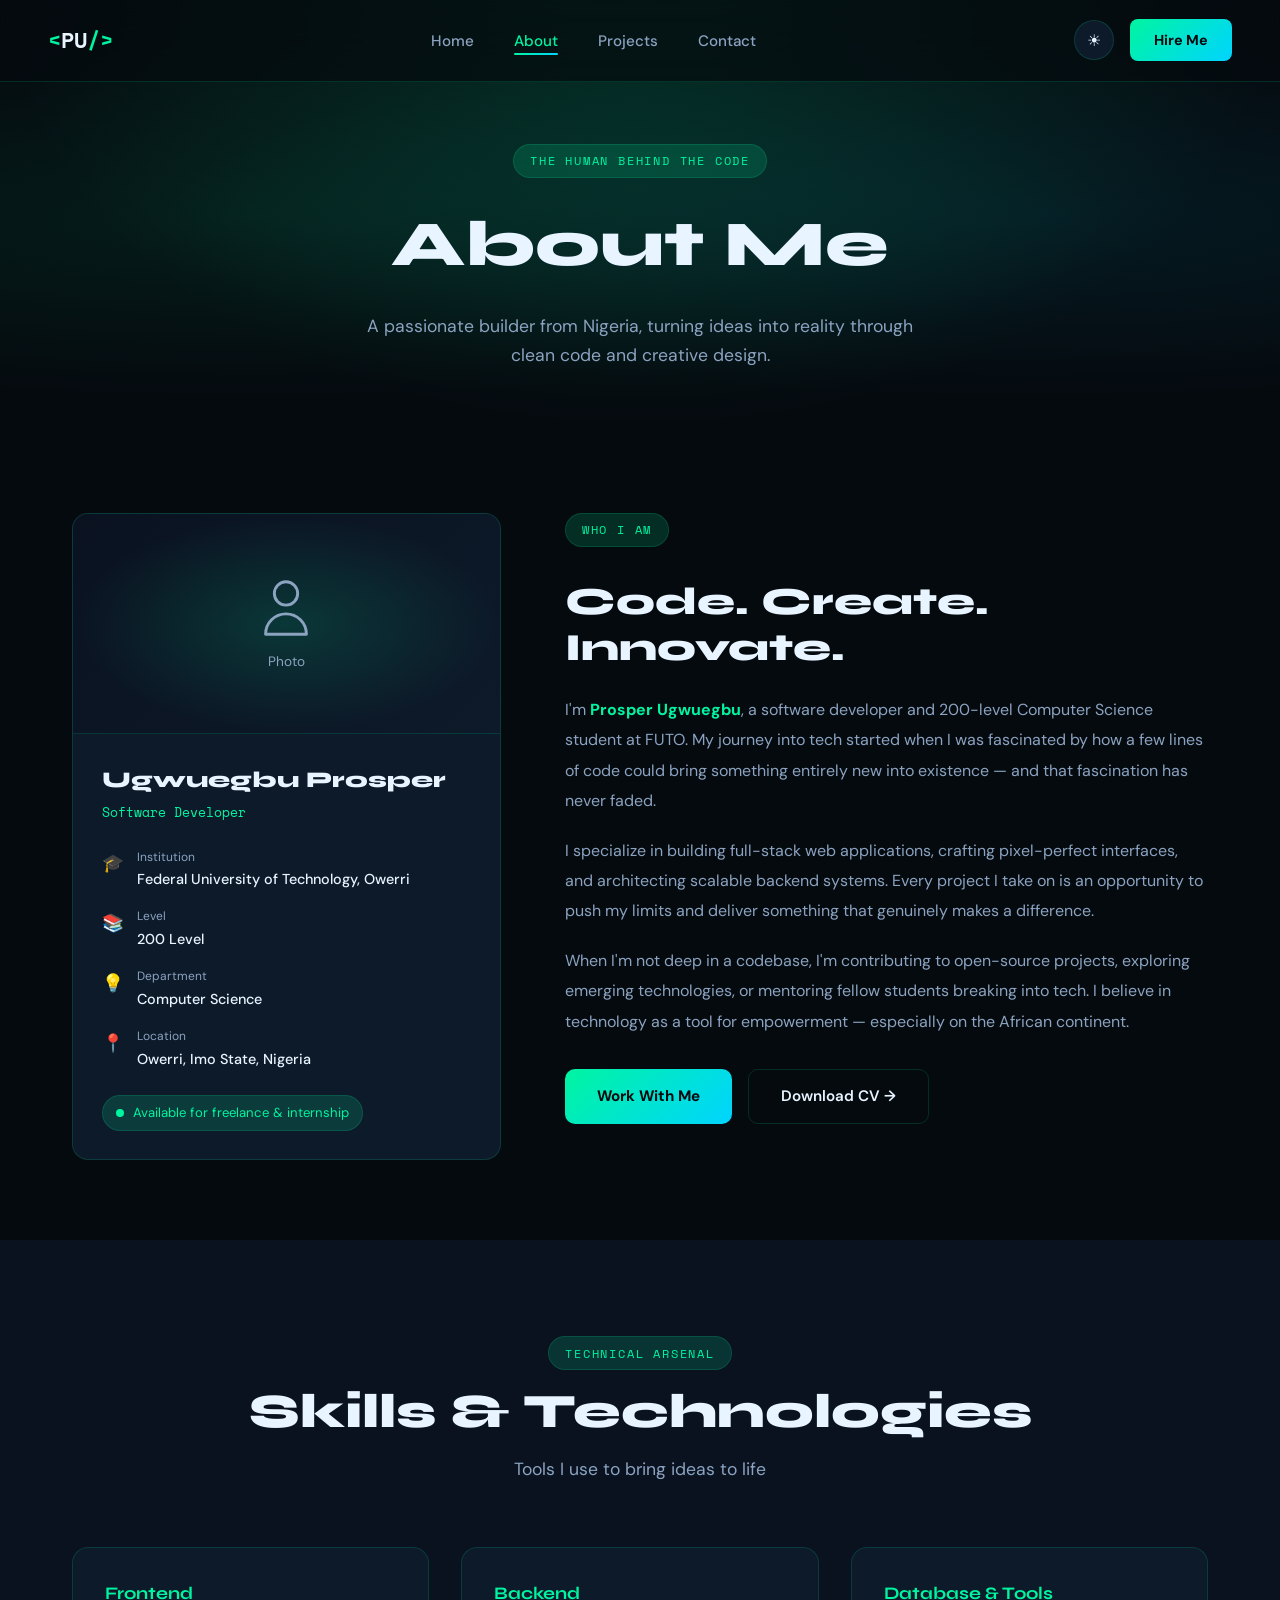
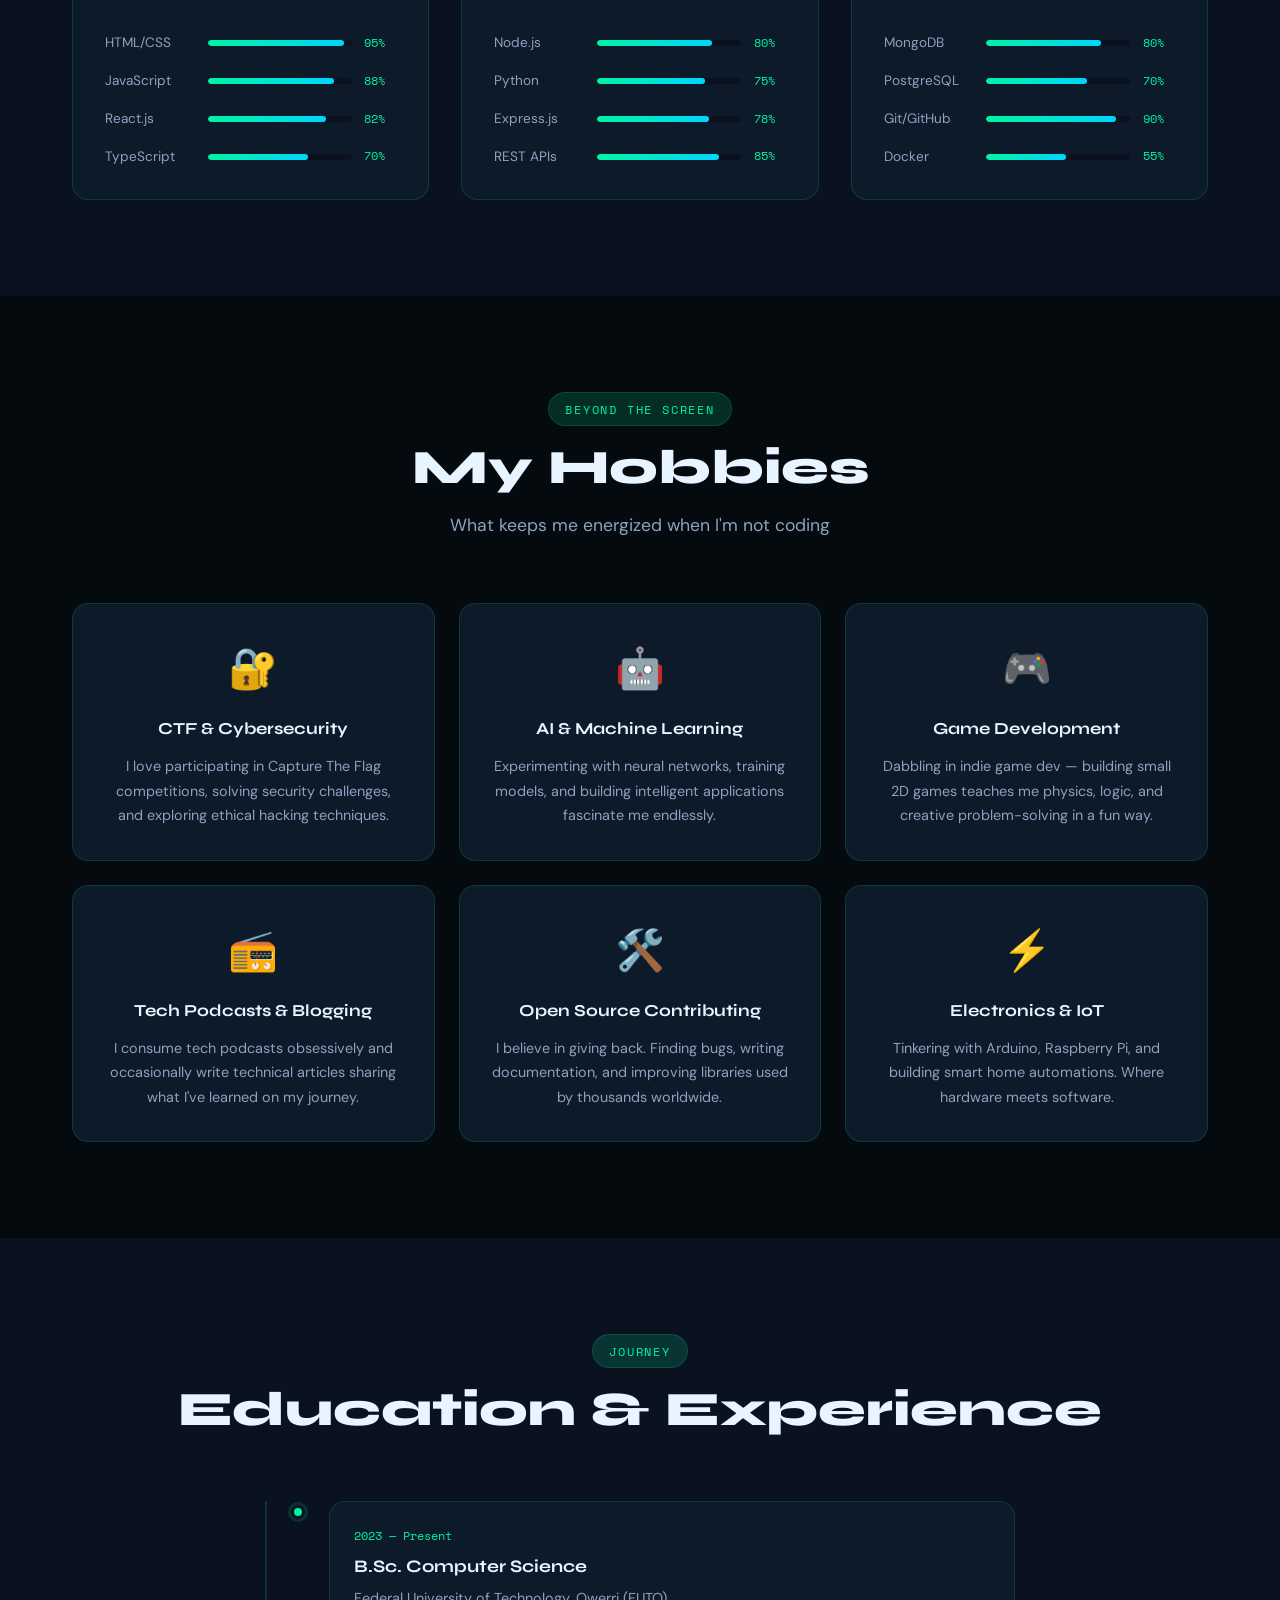
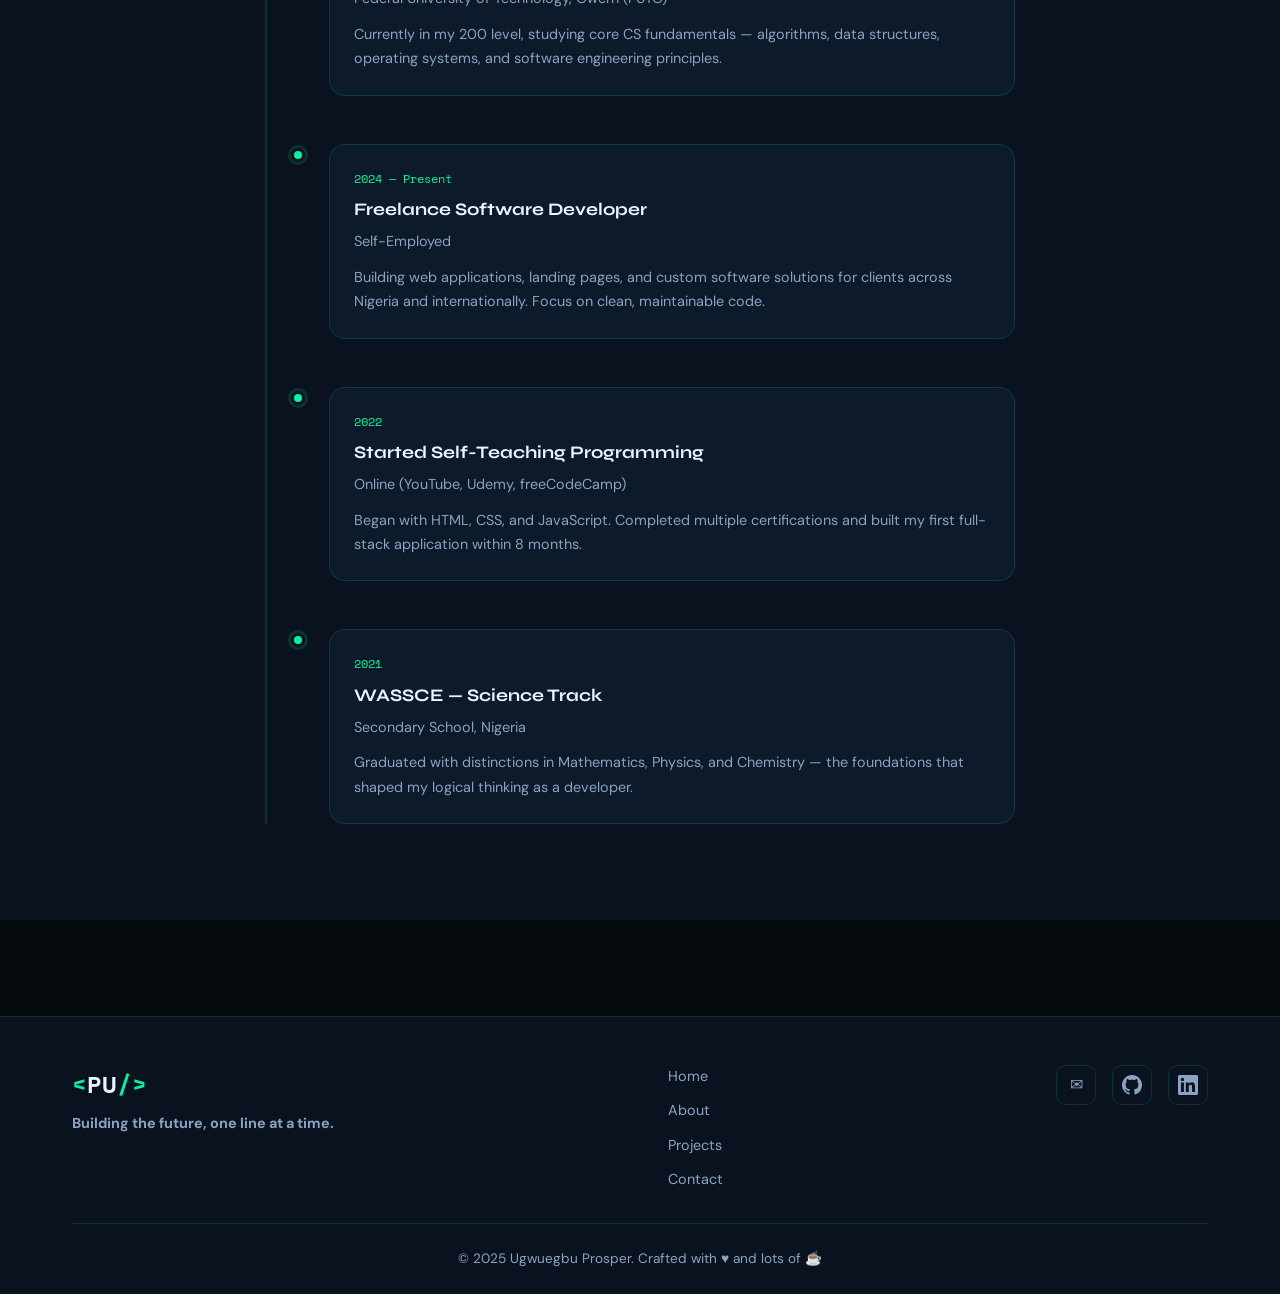
<file: port/pages/about.html>
<!DOCTYPE html>
<html lang="en" data-theme="dark">
<head>
  <meta charset="UTF-8" />
  <meta name="viewport" content="width=device-width, initial-scale=1.0"/>
  <title>About | Prosper Ugwuegbu</title>
  <link rel="preconnect" href="https://fonts.googleapis.com"/>
  <link href="https://fonts.googleapis.com/css2?family=Space+Mono:wght@400;700&family=Syne:wght@400;700;800&family=DM+Sans:wght@300;400;500&display=swap" rel="stylesheet"/>
  <link rel="stylesheet" href="../css/global.css"/>
  <link rel="stylesheet" href="../css/about.css"/>
</head>
<body>

  <nav class="navbar" id="navbar">
    <div class="nav-logo"><a href="../index.html"><span class="logo-bracket">&lt;</span>PU<span class="logo-bracket">/&gt;</span></a></div>
    <ul class="nav-links">
      <li><a href="../index.html" class="nav-link">Home</a></li>
      <li><a href="about.html" class="nav-link active">About</a></li>
      <li><a href="projects.html" class="nav-link">Projects</a></li>
      <li><a href="contact.html" class="nav-link">Contact</a></li>
    </ul>
    <div class="nav-right">
      <button class="theme-toggle" id="themeToggle" title="Toggle theme"><span class="theme-icon">☀</span></button>
      <a href="contact.html" class="nav-cta">Hire Me</a>
    </div>
    <button class="hamburger" id="hamburger"><span></span><span></span><span></span></button>
  </nav>
  <div class="mobile-menu" id="mobileMenu">
    <a href="../index.html">Home</a>
    <a href="about.html">About</a>
    <a href="projects.html">Projects</a>
    <a href="contact.html">Contact</a>
  </div>

  <!-- Page Hero -->
  <section class="page-hero about-hero">
    <div class="about-hero-bg"></div>
    <div class="about-hero-content">
      <span class="section-tag">The Human Behind the Code</span>
      <h1>About Me</h1>
      <p>A passionate builder from Nigeria, turning ideas into reality through clean code and creative design.</p>
    </div>
  </section>

  <!-- About Main -->
  <section class="about-main">
    <div class="container">
      <div class="about-grid">
        <!-- Profile Card -->
        <div class="profile-card reveal">
          <div class="profile-card-img">
            <div class="about-photo-placeholder">
              <svg width="70" height="70" fill="none" viewBox="0 0 24 24" stroke="currentColor"><path stroke-linecap="round" stroke-linejoin="round" stroke-width="1" d="M16 7a4 4 0 11-8 0 4 4 0 018 0zM12 14a7 7 0 00-7 7h14a7 7 0 00-7-7z"/></svg>
              <span>Photo</span>
            </div>
          </div>
          <div class="profile-card-info">
            <h2>Ugwuegbu Prosper</h2>
            <p class="profile-role">Software Developer</p>
            <div class="profile-details">
              <div class="detail-item">
                <span class="detail-icon">🎓</span>
                <div>
                  <span class="detail-label">Institution</span>
                  <span class="detail-value">Federal University of Technology, Owerri</span>
                </div>
              </div>
              <div class="detail-item">
                <span class="detail-icon">📚</span>
                <div>
                  <span class="detail-label">Level</span>
                  <span class="detail-value">200 Level</span>
                </div>
              </div>
              <div class="detail-item">
                <span class="detail-icon">💡</span>
                <div>
                  <span class="detail-label">Department</span>
                  <span class="detail-value">Computer Science</span>
                </div>
              </div>
              <div class="detail-item">
                <span class="detail-icon">📍</span>
                <div>
                  <span class="detail-label">Location</span>
                  <span class="detail-value">Owerri, Imo State, Nigeria</span>
                </div>
              </div>
            </div>
            <div class="profile-availability">
              <span class="avail-dot"></span>
              Available for freelance & internship
            </div>
          </div>
        </div>

        <!-- Bio Section -->
        <div class="bio-section reveal">
          <span class="section-tag">Who I Am</span>
          <h2>Code. Create. Innovate.</h2>
          <p>I'm <strong>Prosper Ugwuegbu</strong>, a software developer and 200-level Computer Science student at FUTO. My journey into tech started when I was fascinated by how a few lines of code could bring something entirely new into existence — and that fascination has never faded.</p>
          <p>I specialize in building full-stack web applications, crafting pixel-perfect interfaces, and architecting scalable backend systems. Every project I take on is an opportunity to push my limits and deliver something that genuinely makes a difference.</p>
          <p>When I'm not deep in a codebase, I'm contributing to open-source projects, exploring emerging technologies, or mentoring fellow students breaking into tech. I believe in technology as a tool for empowerment — especially on the African continent.</p>
          <div class="bio-actions">
            <a href="contact.html" class="btn-primary">Work With Me</a>
            <a href="../resume.pdf" class="btn-outline" target="_blank">Download CV →</a>
          </div>
        </div>
      </div>
    </div>
  </section>

  <!-- Skills Section -->
  <section class="skills-section">
    <div class="container">
      <div class="section-header">
        <span class="section-tag">Technical Arsenal</span>
        <h2>Skills & Technologies</h2>
        <p>Tools I use to bring ideas to life</p>
      </div>
      <div class="skills-grid">
        <div class="skill-group reveal">
          <h3>Frontend</h3>
          <div class="skill-bars">
            <div class="skill-bar-item"><span>HTML/CSS</span><div class="bar"><div class="fill" style="--w:95%"></div></div><span class="pct">95%</span></div>
            <div class="skill-bar-item"><span>JavaScript</span><div class="bar"><div class="fill" style="--w:88%"></div></div><span class="pct">88%</span></div>
            <div class="skill-bar-item"><span>React.js</span><div class="bar"><div class="fill" style="--w:82%"></div></div><span class="pct">82%</span></div>
            <div class="skill-bar-item"><span>TypeScript</span><div class="bar"><div class="fill" style="--w:70%"></div></div><span class="pct">70%</span></div>
          </div>
        </div>
        <div class="skill-group reveal">
          <h3>Backend</h3>
          <div class="skill-bars">
            <div class="skill-bar-item"><span>Node.js</span><div class="bar"><div class="fill" style="--w:80%"></div></div><span class="pct">80%</span></div>
            <div class="skill-bar-item"><span>Python</span><div class="bar"><div class="fill" style="--w:75%"></div></div><span class="pct">75%</span></div>
            <div class="skill-bar-item"><span>Express.js</span><div class="bar"><div class="fill" style="--w:78%"></div></div><span class="pct">78%</span></div>
            <div class="skill-bar-item"><span>REST APIs</span><div class="bar"><div class="fill" style="--w:85%"></div></div><span class="pct">85%</span></div>
          </div>
        </div>
        <div class="skill-group reveal">
          <h3>Database & Tools</h3>
          <div class="skill-bars">
            <div class="skill-bar-item"><span>MongoDB</span><div class="bar"><div class="fill" style="--w:80%"></div></div><span class="pct">80%</span></div>
            <div class="skill-bar-item"><span>PostgreSQL</span><div class="bar"><div class="fill" style="--w:70%"></div></div><span class="pct">70%</span></div>
            <div class="skill-bar-item"><span>Git/GitHub</span><div class="bar"><div class="fill" style="--w:90%"></div></div><span class="pct">90%</span></div>
            <div class="skill-bar-item"><span>Docker</span><div class="bar"><div class="fill" style="--w:55%"></div></div><span class="pct">55%</span></div>
          </div>
        </div>
      </div>
    </div>
  </section>

  <!-- Hobbies Section -->
  <section class="hobbies-section">
    <div class="container">
      <div class="section-header">
        <span class="section-tag">Beyond the Screen</span>
        <h2>My Hobbies</h2>
        <p>What keeps me energized when I'm not coding</p>
      </div>
      <div class="hobbies-grid">
        <div class="hobby-card reveal">
          <div class="hobby-emoji">🔐</div>
          <h3>CTF & Cybersecurity</h3>
          <p>I love participating in Capture The Flag competitions, solving security challenges, and exploring ethical hacking techniques.</p>
        </div>
        <div class="hobby-card reveal">
          <div class="hobby-emoji">🤖</div>
          <h3>AI & Machine Learning</h3>
          <p>Experimenting with neural networks, training models, and building intelligent applications fascinate me endlessly.</p>
        </div>
        <div class="hobby-card reveal">
          <div class="hobby-emoji">🎮</div>
          <h3>Game Development</h3>
          <p>Dabbling in indie game dev — building small 2D games teaches me physics, logic, and creative problem-solving in a fun way.</p>
        </div>
        <div class="hobby-card reveal">
          <div class="hobby-emoji">📻</div>
          <h3>Tech Podcasts & Blogging</h3>
          <p>I consume tech podcasts obsessively and occasionally write technical articles sharing what I've learned on my journey.</p>
        </div>
        <div class="hobby-card reveal">
          <div class="hobby-emoji">🛠️</div>
          <h3>Open Source Contributing</h3>
          <p>I believe in giving back. Finding bugs, writing documentation, and improving libraries used by thousands worldwide.</p>
        </div>
        <div class="hobby-card reveal">
          <div class="hobby-emoji">⚡</div>
          <h3>Electronics & IoT</h3>
          <p>Tinkering with Arduino, Raspberry Pi, and building smart home automations. Where hardware meets software.</p>
        </div>
      </div>
    </div>
  </section>

  <!-- Education & Timeline -->
  <section class="timeline-section">
    <div class="container">
      <div class="section-header">
        <span class="section-tag">Journey</span>
        <h2>Education & Experience</h2>
      </div>
      <div class="timeline">
        <div class="timeline-item reveal">
          <div class="timeline-dot"></div>
          <div class="timeline-content">
            <span class="timeline-date">2023 — Present</span>
            <h3>B.Sc. Computer Science</h3>
            <p class="timeline-org">Federal University of Technology, Owerri (FUTO)</p>
            <p>Currently in my 200 level, studying core CS fundamentals — algorithms, data structures, operating systems, and software engineering principles.</p>
          </div>
        </div>
        <div class="timeline-item reveal">
          <div class="timeline-dot"></div>
          <div class="timeline-content">
            <span class="timeline-date">2024 — Present</span>
            <h3>Freelance Software Developer</h3>
            <p class="timeline-org">Self-Employed</p>
            <p>Building web applications, landing pages, and custom software solutions for clients across Nigeria and internationally. Focus on clean, maintainable code.</p>
          </div>
        </div>
        <div class="timeline-item reveal">
          <div class="timeline-dot"></div>
          <div class="timeline-content">
            <span class="timeline-date">2022</span>
            <h3>Started Self-Teaching Programming</h3>
            <p class="timeline-org">Online (YouTube, Udemy, freeCodeCamp)</p>
            <p>Began with HTML, CSS, and JavaScript. Completed multiple certifications and built my first full-stack application within 8 months.</p>
          </div>
        </div>
        <div class="timeline-item reveal">
          <div class="timeline-dot"></div>
          <div class="timeline-content">
            <span class="timeline-date">2021</span>
            <h3>WASSCE — Science Track</h3>
            <p class="timeline-org">Secondary School, Nigeria</p>
            <p>Graduated with distinctions in Mathematics, Physics, and Chemistry — the foundations that shaped my logical thinking as a developer.</p>
          </div>
        </div>
      </div>
    </div>
  </section>

  <footer class="footer">
    <div class="container">
      <div class="footer-inner">
        <div class="footer-logo">
          <span class="logo-bracket">&lt;</span>PU<span class="logo-bracket">/&gt;</span>
          <p>Building the future, one line at a time.</p>
        </div>
        <div class="footer-links">
          <a href="../index.html">Home</a>
          <a href="about.html">About</a>
          <a href="projects.html">Projects</a>
          <a href="contact.html">Contact</a>
        </div>
        <div class="footer-socials">
          <a href="mailto:prosper.ugwuegbu@gmail.com">✉</a>
          <a href="https://github.com" target="_blank"><svg width="20" height="20" viewBox="0 0 24 24" fill="currentColor"><path d="M12 0C5.37 0 0 5.37 0 12c0 5.31 3.435 9.795 8.205 11.385.6.105.825-.255.825-.57 0-.285-.015-1.23-.015-2.235-3.015.555-3.795-.735-4.035-1.41-.135-.345-.72-1.41-1.23-1.695-.42-.225-1.02-.78-.015-.795.945-.015 1.62.87 1.845 1.23 1.08 1.815 2.805 1.305 3.495.99.105-.78.42-1.305.765-1.605-2.67-.3-5.46-1.335-5.46-5.925 0-1.305.465-2.385 1.23-3.225-.12-.3-.54-1.53.12-3.18 0 0 1.005-.315 3.3 1.23.96-.27 1.98-.405 3-.405s2.04.135 3 .405c2.295-1.56 3.3-1.23 3.3-1.23.66 1.65.24 2.88.12 3.18.765.84 1.23 1.905 1.23 3.225 0 4.605-2.805 5.625-5.475 5.925.435.375.81 1.095.81 2.22 0 1.605-.015 2.895-.015 3.3 0 .315.225.69.825.57A12.02 12.02 0 0024 12c0-6.63-5.37-12-12-12z"/></svg></a>
          <a href="https://linkedin.com" target="_blank"><svg width="20" height="20" viewBox="0 0 24 24" fill="currentColor"><path d="M20.447 20.452h-3.554v-5.569c0-1.328-.027-3.037-1.852-3.037-1.853 0-2.136 1.445-2.136 2.939v5.667H9.351V9h3.414v1.561h.046c.477-.9 1.637-1.85 3.37-1.85 3.601 0 4.267 2.37 4.267 5.455v6.286zM5.337 7.433a2.062 2.062 0 01-2.063-2.065 2.064 2.064 0 112.063 2.065zm1.782 13.019H3.555V9h3.564v11.452zM22.225 0H1.771C.792 0 0 .774 0 1.729v20.542C0 23.227.792 24 1.771 24h20.451C23.2 24 24 23.227 24 22.271V1.729C24 .774 23.2 0 22.222 0h.003z"/></svg></a>
        </div>
      </div>
      <div class="footer-bottom"><p>© 2025 Ugwuegbu Prosper. Crafted with ♥ and lots of ☕</p></div>
    </div>
  </footer>

  <script src="../js/theme.js"></script>
  <script src="../js/about.js"></script>
</body>
</html>
</file>
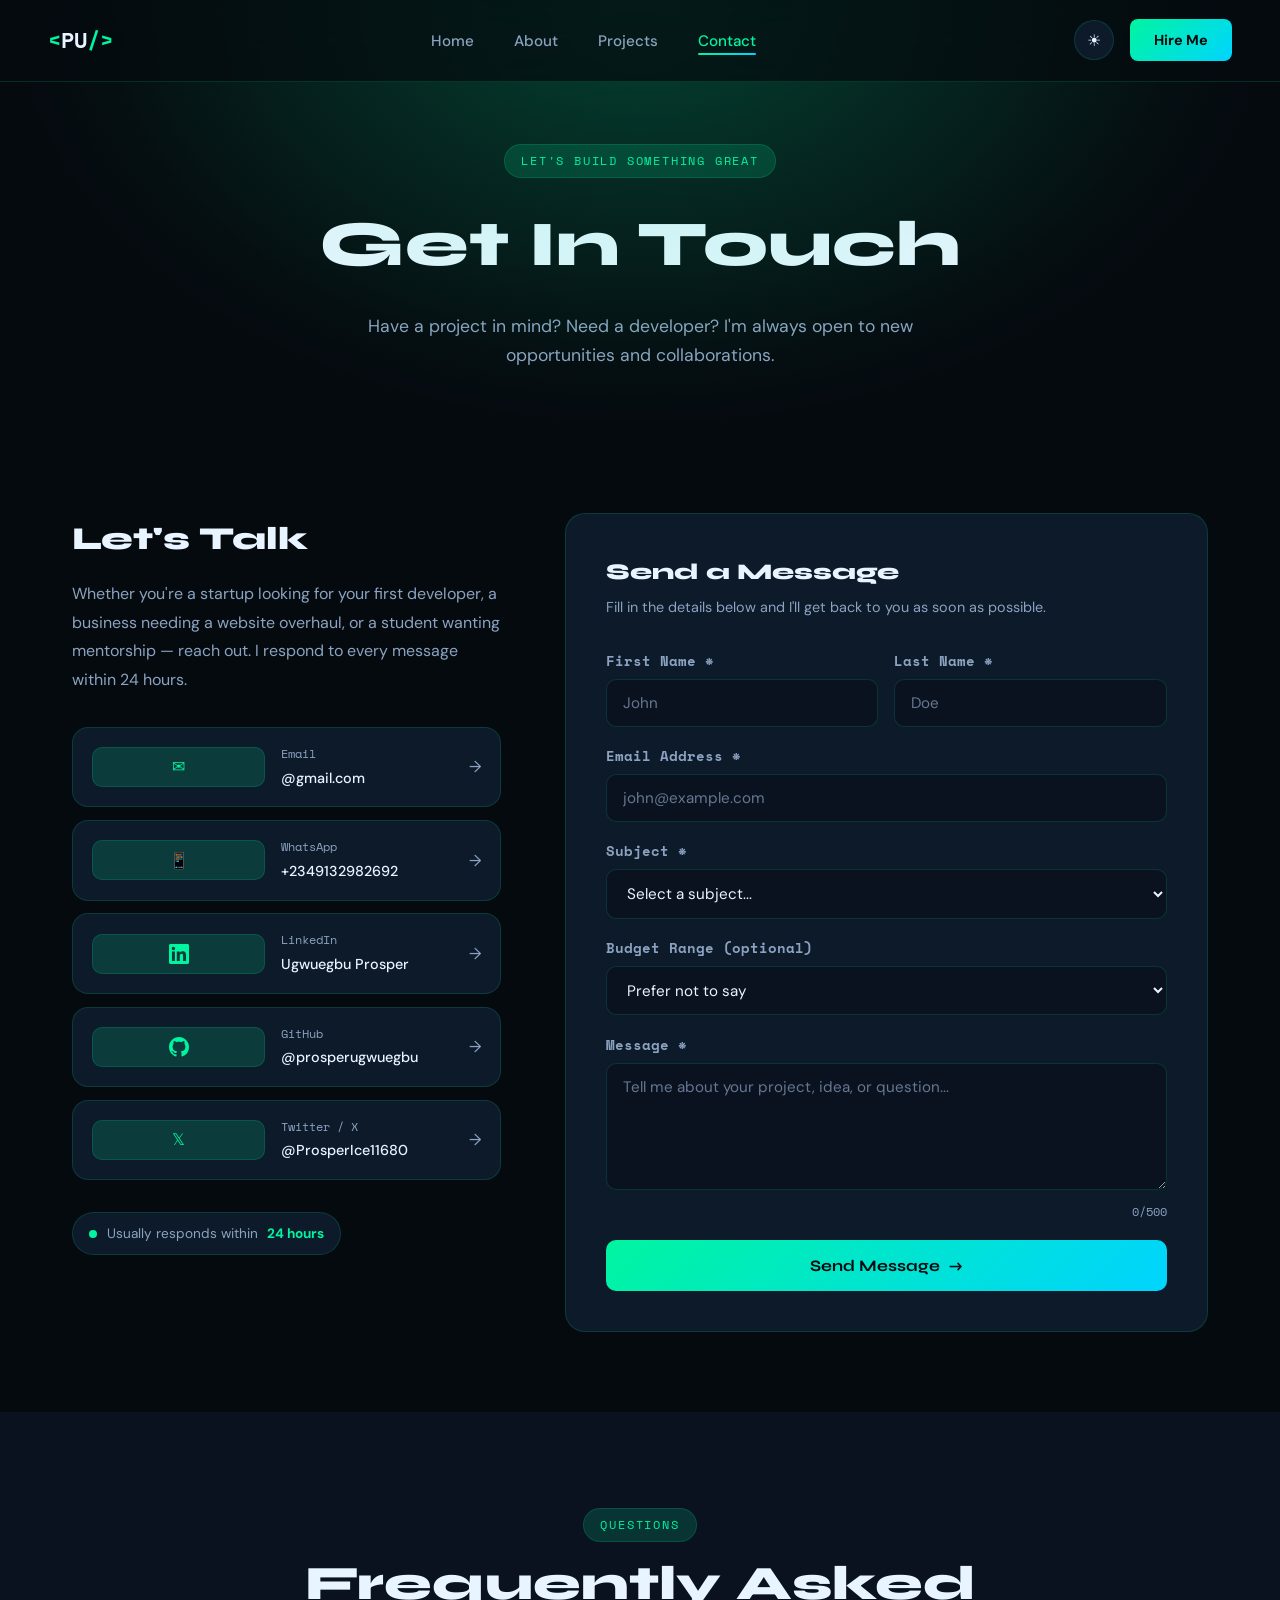
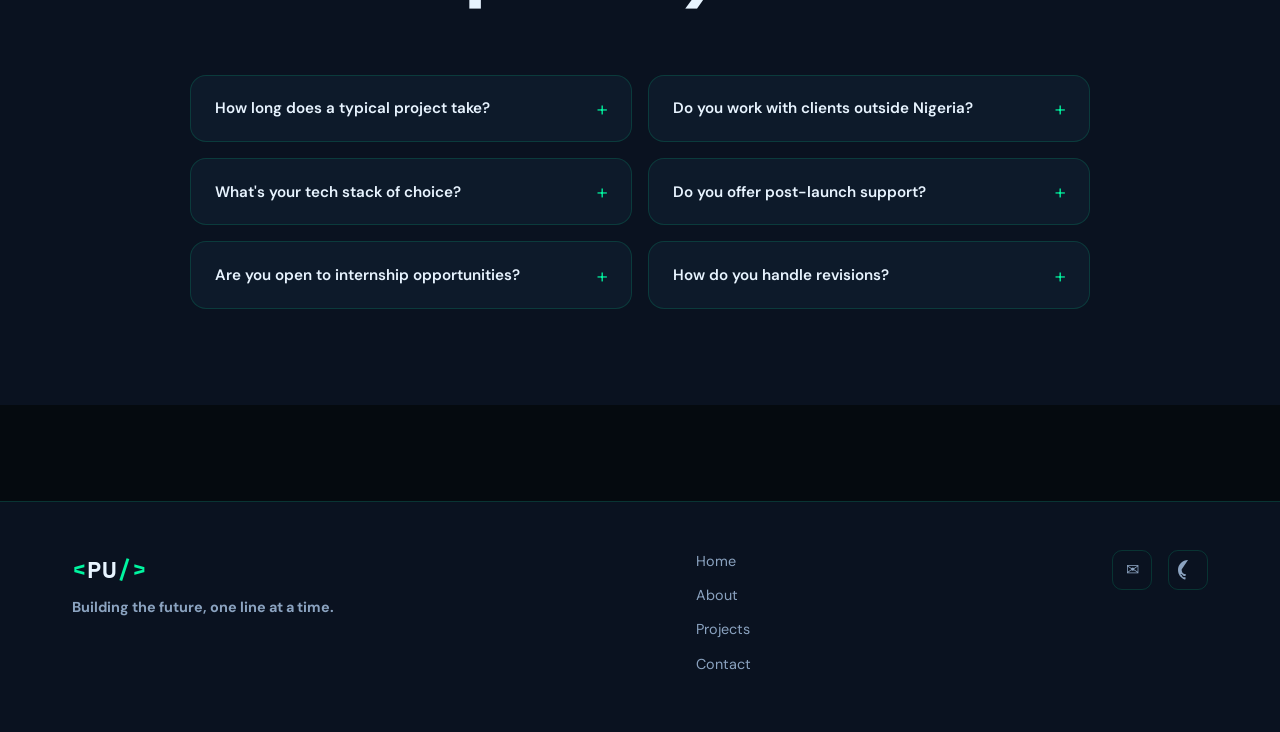
<file: port/pages/contact.html>
<!DOCTYPE html>
<html lang="en" data-theme="dark">
<head>
  <meta charset="UTF-8"/>
  <meta name="viewport" content="width=device-width, initial-scale=1.0"/>
  <title>Contact | Prosper Ugwuegbu</title>
  <link rel="preconnect" href="https://fonts.googleapis.com"/>
  <link href="https://fonts.googleapis.com/css2?family=Space+Mono:wght@400;700&family=Syne:wght@400;700;800&family=DM+Sans:wght@300;400;500&display=swap" rel="stylesheet"/>
  <link rel="stylesheet" href="../css/global.css"/>
  <link rel="stylesheet" href="../css/contact.css"/>
</head>
<body>
  <nav class="navbar" id="navbar">
    <div class="nav-logo"><a href="../index.html"><span class="logo-bracket">&lt;</span>PU<span class="logo-bracket">/&gt;</span></a></div>
    <ul class="nav-links">
      <li><a href="../index.html" class="nav-link">Home</a></li>
      <li><a href="about.html" class="nav-link">About</a></li>
      <li><a href="projects.html" class="nav-link">Projects</a></li>
      <li><a href="contact.html" class="nav-link active">Contact</a></li>
    </ul>
    <div class="nav-right">
      <button class="theme-toggle" id="themeToggle" title="Toggle theme"><span class="theme-icon">☀</span></button>
      <a href="contact.html" class="nav-cta">Hire Me</a>
    </div>
    <button class="hamburger" id="hamburger"><span></span><span></span><span></span></button>
  </nav>
  <div class="mobile-menu" id="mobileMenu">
    <a href="../index.html">Home</a>
    <a href="about.html">About</a>
    <a href="projects.html">Projects</a>
    <a href="contact.html">Contact</a>
  </div>

  <!-- Hero -->
  <section class="page-hero contact-hero">
    <div class="contact-hero-bg"></div>
    <div>
      <span class="section-tag">Let's Build Something Great</span>
      <h1>Get In Touch</h1>
      <p>Have a project in mind? Need a developer? I'm always open to new opportunities and collaborations.</p>
    </div>
  </section>

  <!-- Contact Main -->
  <section class="contact-main">
    <div class="container">
      <div class="contact-grid">

        <!-- Contact Info -->
        <div class="contact-info">
          <h2>Let's Talk</h2>
          <p>Whether you're a startup looking for your first developer, a business needing a website overhaul, or a student wanting mentorship — reach out. I respond to every message within 24 hours.</p>

          <div class="contact-methods">
            <a href="mailto:ugwuegbuprosper4@gmail.com" class="contact-method">
              <div class="contact-method-icon">✉</div>
              <div>
                <span class="method-label">Email</span>
                <span class="method-value">@gmail.com</span>
              </div>
              <span class="method-arrow">→</span>
            </a>
            <a href="https://wa.me/2349132982692" target="_blank" class="contact-method">
              <div class="contact-method-icon">📱</div>
              <div>
                <span class="method-label">WhatsApp</span>
                <span class="method-value">+2349132982692 </span>
              </div>
              <span class="method-arrow">→</span>
            </a>
            <a href="https://linkedin.com" target="_blank" class="contact-method">
              <div class="contact-method-icon">
                <svg width="20" height="20" viewBox="0 0 24 24" fill="currentColor"><path d="M20.447 20.452h-3.554v-5.569c0-1.328-.027-3.037-1.852-3.037-1.853 0-2.136 1.445-2.136 2.939v5.667H9.351V9h3.414v1.561h.046c.477-.9 1.637-1.85 3.37-1.85 3.601 0 4.267 2.37 4.267 5.455v6.286zM5.337 7.433a2.062 2.062 0 01-2.063-2.065 2.064 2.064 0 112.063 2.065zm1.782 13.019H3.555V9h3.564v11.452zM22.225 0H1.771C.792 0 0 .774 0 1.729v20.542C0 23.227.792 24 1.771 24h20.451C23.2 24 24 23.227 24 22.271V1.729C24 .774 23.2 0 22.222 0h.003z"/></svg>
              </div>
              <div>
                <span class="method-label">LinkedIn</span>
                <span class="method-value">Ugwuegbu Prosper</span>
              </div>
              <span class="method-arrow">→</span>
            </a>
            <a href="https://github.com" target="_blank" class="contact-method">
              <div class="contact-method-icon">
                <svg width="20" height="20" viewBox="0 0 24 24" fill="currentColor"><path d="M12 0C5.37 0 0 5.37 0 12c0 5.31 3.435 9.795 8.205 11.385.6.105.825-.255.825-.57 0-.285-.015-1.23-.015-2.235-3.015.555-3.795-.735-4.035-1.41-.135-.345-.72-1.41-1.23-1.695-.42-.225-1.02-.78-.015-.795.945-.015 1.62.87 1.845 1.23 1.08 1.815 2.805 1.305 3.495.99.105-.78.42-1.305.765-1.605-2.67-.3-5.46-1.335-5.46-5.925 0-1.305.465-2.385 1.23-3.225-.12-.3-.54-1.53.12-3.18 0 0 1.005-.315 3.3 1.23.96-.27 1.98-.405 3-.405s2.04.135 3 .405c2.295-1.56 3.3-1.23 3.3-1.23.66 1.65.24 2.88.12 3.18.765.84 1.23 1.905 1.23 3.225 0 4.605-2.805 5.625-5.475 5.925.435.375.81 1.095.81 2.22 0 1.605-.015 2.895-.015 3.3 0 .315.225.69.825.57A12.02 12.02 0 0024 12c0-6.63-5.37-12-12-12z"/></svg>
              </div>
              <div>
                <span class="method-label">GitHub</span>
                <span class="method-value">@prosperugwuegbu</span>
              </div>
              <span class="method-arrow">→</span>
            </a>
            <a href="https://twitter.com" target="_blank" class="contact-method">
              <div class="contact-method-icon">𝕏</div>
              <div>
                <span class="method-label">Twitter / X</span>
                <span class="method-value">@ProsperIce11680</span>
              </div>
              <span class="method-arrow">→</span>
            </a>
          </div>

          <div class="response-badge">
            <span class="avail-dot"></span>
            Usually responds within <strong>24 hours</strong>
          </div>
        </div>

        <!-- Contact Form -->
        <div class="contact-form-wrap">
          <div class="form-header">
            <h3>Send a Message</h3>
            <p>Fill in the details below and I'll get back to you as soon as possible.</p>
          </div>
          <form class="contact-form" id="contactForm" novalidate>
            <div class="form-row">
              <div class="form-group">
                <label for="firstName">First Name *</label>
                <input type="text" id="firstName" name="firstName" placeholder="John" required/>
                <span class="form-error" id="firstNameError"></span>
              </div>
              <div class="form-group">
                <label for="lastName">Last Name *</label>
                <input type="text" id="lastName" name="lastName" placeholder="Doe" required/>
              </div>
            </div>
            <div class="form-group">
              <label for="email">Email Address *</label>
              <input type="email" id="email" name="email" placeholder="john@example.com" required/>
              <span class="form-error" id="emailError"></span>
            </div>
            <div class="form-group">
              <label for="subject">Subject *</label>
              <select id="subject" name="subject" required>
                <option value="">Select a subject...</option>
                <option value="web-dev">Web Development Project</option>
                <option value="mobile-dev">Mobile App Development</option>
                <option value="api">API / Backend Development</option>
                <option value="design">UI/UX Design</option>
                <option value="consulting">Tech Consulting</option>
                <option value="internship">Internship Opportunity</option>
                <option value="mentorship">Mentorship Request</option>
                <option value="other">Other</option>
              </select>
            </div>
            <div class="form-group">
              <label for="budget">Budget Range (optional)</label>
              <select id="budget" name="budget">
                <option value="">Prefer not to say</option>
                <option value="<50k">Under ₦50,000</option>
                <option value="50-200k">₦50,000 – ₦200,000</option>
                <option value="200-500k">₦200,000 – ₦500,000</option>
                <option value="500k+">₦500,000+</option>
              </select>
            </div>
            <div class="form-group">
              <label for="message">Message *</label>
              <textarea id="message" name="message" rows="5" placeholder="Tell me about your project, idea, or question..." required></textarea>
              <div class="char-count"><span id="charCount">0</span>/500</div>
              <span class="form-error" id="messageError"></span>
            </div>
            <button type="submit" class="submit-btn" id="submitBtn">
              <span class="btn-text">Send Message</span>
              <span class="btn-icon">→</span>
              <div class="btn-loader" style="display:none;">
                <div class="loader-ring"></div>
              </div>
            </button>
          </form>
          <div class="success-msg" id="successMsg" style="display:none;">
            <div class="success-icon">✓</div>
            <h3>Message Sent!</h3>
            <p>Thanks for reaching out. I'll get back to you within 24 hours.</p>
          </div>
        </div>
      </div>
    </div>
  </section>

  <!-- FAQ -->
  <section class="faq-section">
    <div class="container">
      <div class="section-header">
        <span class="section-tag">Questions</span>
        <h2>Frequently Asked</h2>
      </div>
      <div class="faq-grid">
        <div class="faq-item">
          <button class="faq-question">
            <span>How long does a typical project take?</span>
            <span class="faq-arrow">+</span>
          </button>
          <div class="faq-answer">
            <p>It depends on scope. A simple landing page takes 3–5 days. A full-stack web application typically ranges from 2–8 weeks. After our initial conversation, I provide a detailed timeline specific to your project.</p>
          </div>
        </div>
        <div class="faq-item">
          <button class="faq-question">
            <span>Do you work with clients outside Nigeria?</span>
            <span class="faq-arrow">+</span>
          </button>
          <div class="faq-answer">
            <p>Absolutely. I work with clients globally via remote collaboration. I'm comfortable with international payment methods including PayPal, Wise, and cryptocurrency.</p>
          </div>
        </div>
        <div class="faq-item">
          <button class="faq-question">
            <span>What's your tech stack of choice?</span>
            <span class="faq-arrow">+</span>
          </button>
          <div class="faq-answer">
            <p>For most web projects: React on the frontend, Node.js/Express on the backend, and MongoDB or PostgreSQL for the database. However, I adapt to whatever stack best suits the project requirements.</p>
          </div>
        </div>
        <div class="faq-item">
          <button class="faq-question">
            <span>Do you offer post-launch support?</span>
            <span class="faq-arrow">+</span>
          </button>
          <div class="faq-answer">
            <p>Yes. I offer 30 days of free post-launch bug fixes on every project. Extended maintenance plans are also available on a monthly retainer basis.</p>
          </div>
        </div>
        <div class="faq-item">
          <button class="faq-question">
            <span>Are you open to internship opportunities?</span>
            <span class="faq-arrow">+</span>
          </button>
          <div class="faq-answer">
            <p>Yes, I'm actively seeking internship and industrial training opportunities, especially in software development, DevOps, or product engineering roles. Remote-first is preferred.</p>
          </div>
        </div>
        <div class="faq-item">
          <button class="faq-question">
            <span>How do you handle revisions?</span>
            <span class="faq-arrow">+</span>
          </button>
          <div class="faq-answer">
            <p>Every project includes two rounds of revisions at no extra cost. Additional revisions are billed at an hourly rate, which I disclose upfront. Clear communication eliminates most revision cycles.</p>
          </div>
        </div>
      </div>
    </div>
  </section>

  <footer class="footer">
    <div class="container">
      <div class="footer-inner">
        <div class="footer-logo"><span class="logo-bracket">&lt;</span>PU<span class="logo-bracket">/&gt;</span><p>Building the future, one line at a time.</p></div>
        <div class="footer-links">
          <a href="../index.html">Home</a>
          <a href="about.html">About</a>
          <a href="projects.html">Projects</a>
          <a href="contact.html">Contact</a>
        </div>
        <div class="footer-socials">
          <a href="mailto:ugwuegbuprosper4@gmail.com">✉</a>
          <a href="https://github.com" target="_blank"><svg width="20" height="20" viewBox="0 0 24 24" fill="currentColor"><path d="M12 0C5.37 0 0 5.37 0 12c0 5.31 3.435 9.795 8.205 11.385.6.105.825-.255.825-.57 0-.285-.015-1.23-.015-2.235-3.015.555-3.795-.735-4.035-1.41-.135-.345-.72-1.41-1.23-1.695-.42-.225-1.02-.78-.015-.795.945-.015 1.62.87 1.845 1.23 1.08 1.815 2.805 1.305 3.495.99.105-.78.42-1.305.765-1.605-2.67-.3-5.46-1.335-5.46-5.925 0-1.305.465-2.38 five links">
          <a href="../index.html">Home</a>
          <a href="about.html">About</a>
          <a href="projects.html">Projects</a>
          <a href="contact.html">Contact</a>
  </footer>

  <script src="../js/theme.js"></script>
  <script src="../js/contact.js"></script>
</body>
</html>
</file>
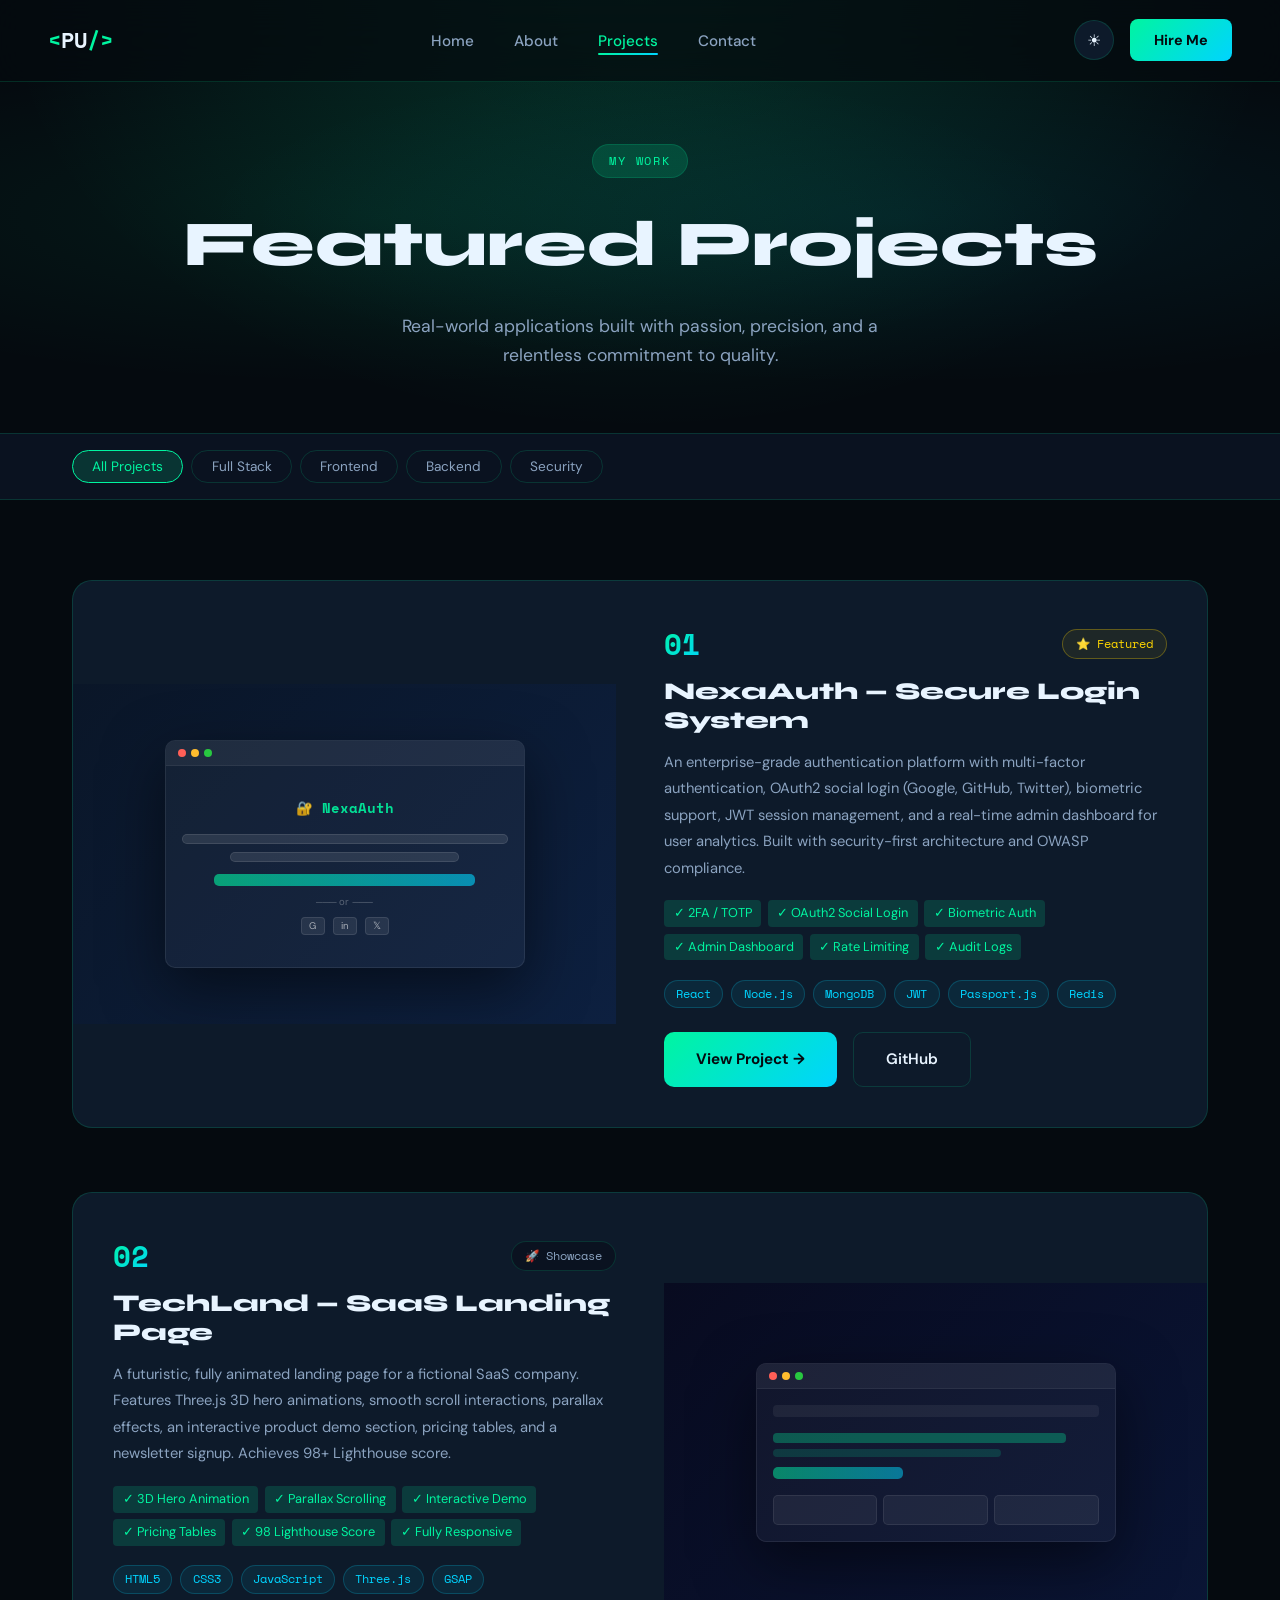
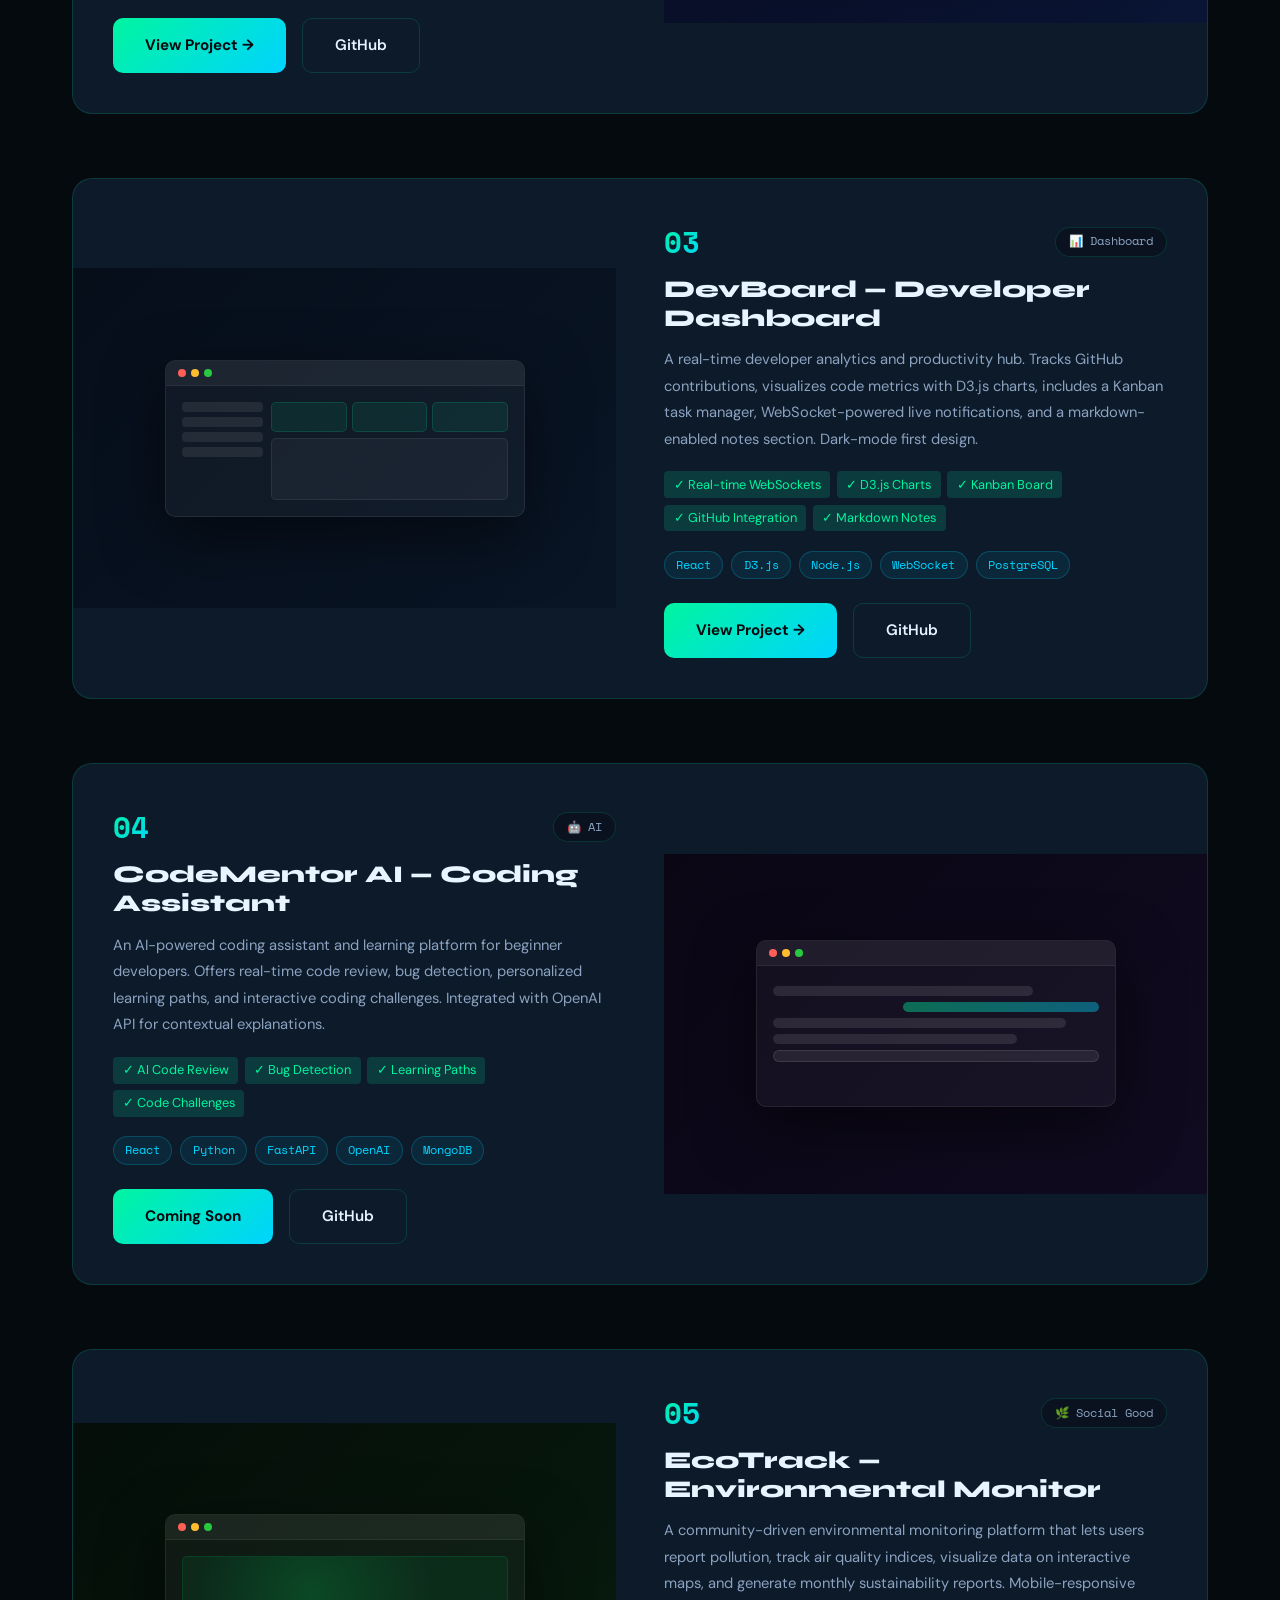
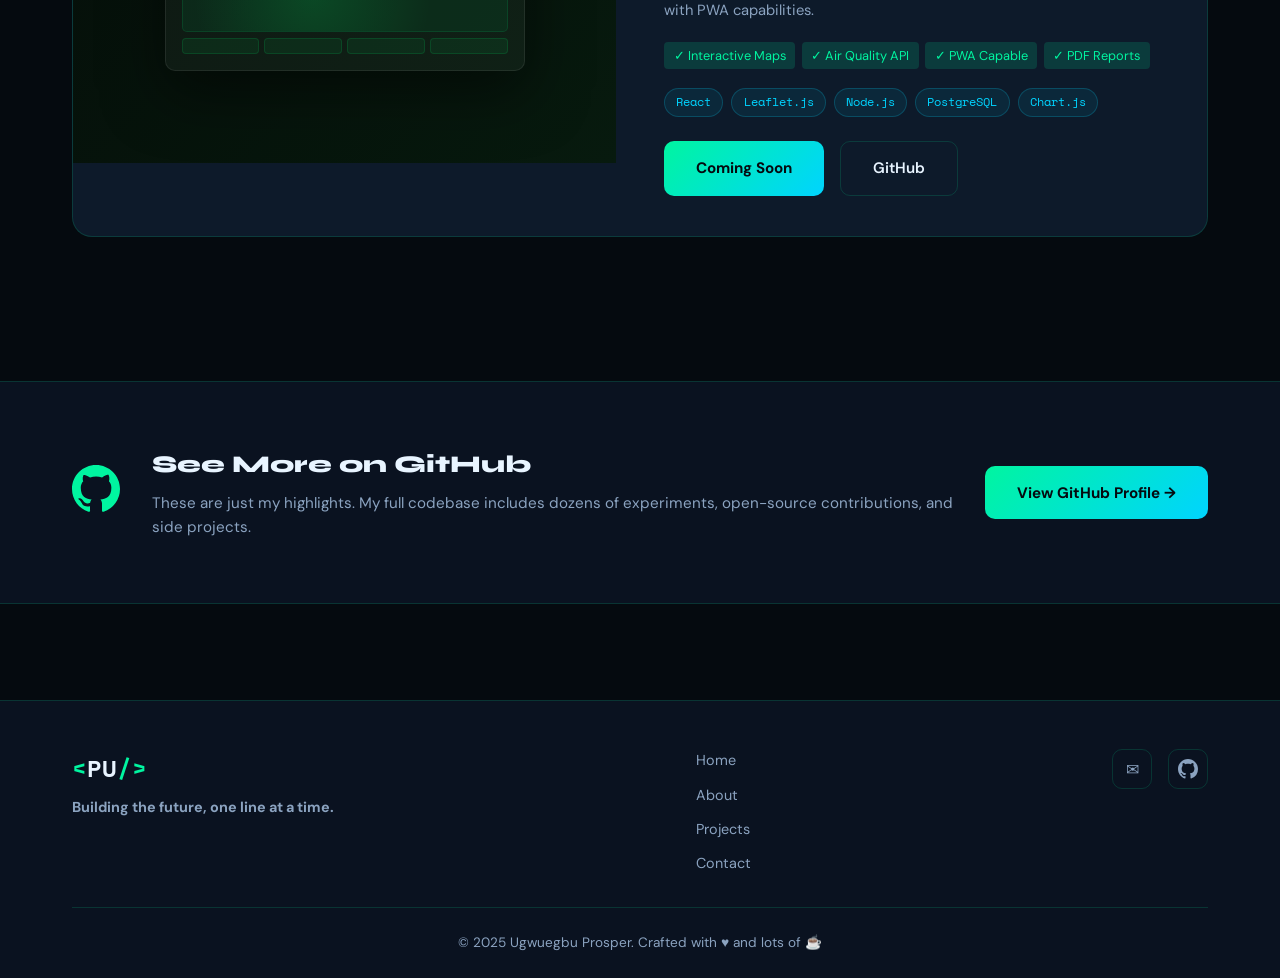
<file: port/pages/projects.html>
<!DOCTYPE html>
<html lang="en" data-theme="dark">
<head>
  <meta charset="UTF-8"/>
  <meta name="viewport" content="width=device-width, initial-scale=1.0"/>
  <title>Projects | Prosper Ugwuegbu</title>
  <link rel="preconnect" href="https://fonts.googleapis.com"/>
  <link href="https://fonts.googleapis.com/css2?family=Space+Mono:wght@400;700&family=Syne:wght@400;700;800&family=DM+Sans:wght@300;400;500&display=swap" rel="stylesheet"/>
  <link rel="stylesheet" href="../css/global.css"/>
  <link rel="stylesheet" href="../css/projects.css"/>
</head>
<body>
  <nav class="navbar" id="navbar">
    <div class="nav-logo"><a href="../index.html"><span class="logo-bracket">&lt;</span>PU<span class="logo-bracket">/&gt;</span></a></div>
    <ul class="nav-links">
      <li><a href="../index.html" class="nav-link">Home</a></li>
      <li><a href="about.html" class="nav-link">About</a></li>
      <li><a href="projects.html" class="nav-link active">Projects</a></li>
      <li><a href="contact.html" class="nav-link">Contact</a></li>
    </ul>
    <div class="nav-right">
      <button class="theme-toggle" id="themeToggle" title="Toggle theme"><span class="theme-icon">☀</span></button>
      <a href="contact.html" class="nav-cta">Hire Me</a>
    </div>
    <button class="hamburger" id="hamburger"><span></span><span></span><span></span></button>
  </nav>
  <div class="mobile-menu" id="mobileMenu">
    <a href="../index.html">Home</a>
    <a href="about.html">About</a>
    <a href="projects.html">Projects</a>
    <a href="contact.html">Contact</a>
  </div>

  <!-- Page Hero -->
  <section class="page-hero projects-hero">
    <div class="projects-hero-glow"></div>
    <div class="projects-hero-content">
      <span class="section-tag">My Work</span>
      <h1>Featured Projects</h1>
      <p>Real-world applications built with passion, precision, and a relentless commitment to quality.</p>
    </div>
  </section>

  <!-- Filter Bar -->
  <div class="filter-bar">
    <div class="container">
      <div class="filters">
        <button class="filter-btn active" data-filter="all">All Projects</button>
        <button class="filter-btn" data-filter="fullstack">Full Stack</button>
        <button class="filter-btn" data-filter="frontend">Frontend</button>
        <button class="filter-btn" data-filter="backend">Backend</button>
        <button class="filter-btn" data-filter="security">Security</button>
      </div>
    </div>
  </div>

  <!-- Projects Grid -->
  <section class="projects-section">
    <div class="container">
      <div class="projects-grid">

        <!-- Project 1: NexaAuth -->
        <div class="project-card featured reveal" data-category="fullstack security">
          <div class="project-preview" style="background: linear-gradient(135deg, #0a1628 0%, #0d2040 100%);">
            <div class="project-mockup auth-mockup">
              <div class="mockup-topbar"><span></span><span></span><span></span></div>
              <div class="mockup-body">
                <div class="auth-form-preview">
                  <div class="auth-logo-preview">🔐 NexaAuth</div>
                  <div class="auth-input-preview"></div>
                  <div class="auth-input-preview" style="width:70%"></div>
                  <div class="auth-btn-preview"></div>
                  <div class="auth-divider-preview">─── or ───</div>
                  <div class="auth-social-preview">
                    <span>G</span><span>in</span><span>𝕏</span>
                  </div>
                </div>
              </div>
            </div>
          </div>
          <div class="project-info">
            <div class="project-header">
              <div class="project-num">01</div>
              <div class="project-badge featured-badge">⭐ Featured</div>
            </div>
            <h2>NexaAuth — Secure Login System</h2>
            <p>An enterprise-grade authentication platform with multi-factor authentication, OAuth2 social login (Google, GitHub, Twitter), biometric support, JWT session management, and a real-time admin dashboard for user analytics. Built with security-first architecture and OWASP compliance.</p>
            <div class="project-features">
              <span class="feature-item">✓ 2FA / TOTP</span>
              <span class="feature-item">✓ OAuth2 Social Login</span>
              <span class="feature-item">✓ Biometric Auth</span>
              <span class="feature-item">✓ Admin Dashboard</span>
              <span class="feature-item">✓ Rate Limiting</span>
              <span class="feature-item">✓ Audit Logs</span>
            </div>
            <div class="project-stack">
              <span>React</span><span>Node.js</span><span>MongoDB</span><span>JWT</span><span>Passport.js</span><span>Redis</span>
            </div>
            <div class="project-links">
              <a href="../projects/authsystem.html" class="btn-primary">View Project →</a>
              <a href="https://github.com/prosperugwuegbu" class="btn-outline" target="_blank">GitHub</a>
            </div>
          </div>
        </div>

        <!-- Project 2: TechLand -->
        <div class="project-card featured reveal" data-category="frontend">
          <div class="project-preview" style="background: linear-gradient(135deg, #080b20 0%, #0a1535 100%);">
            <div class="project-mockup landing-mockup">
              <div class="mockup-topbar"><span></span><span></span><span></span></div>
              <div class="mockup-body landing-body">
                <div class="landing-nav-preview"></div>
                <div class="landing-hero-preview">
                  <div class="lh-heading"></div>
                  <div class="lh-heading" style="width:70%; height:8px; opacity:0.5"></div>
                  <div class="lh-btn"></div>
                </div>
                <div class="landing-cards-preview">
                  <div></div><div></div><div></div>
                </div>
              </div>
            </div>
          </div>
          <div class="project-info">
            <div class="project-header">
              <div class="project-num">02</div>
              <div class="project-badge">🚀 Showcase</div>
            </div>
            <h2>TechLand — SaaS Landing Page</h2>
            <p>A futuristic, fully animated landing page for a fictional SaaS company. Features Three.js 3D hero animations, smooth scroll interactions, parallax effects, an interactive product demo section, pricing tables, and a newsletter signup. Achieves 98+ Lighthouse score.</p>
            <div class="project-features">
              <span class="feature-item">✓ 3D Hero Animation</span>
              <span class="feature-item">✓ Parallax Scrolling</span>
              <span class="feature-item">✓ Interactive Demo</span>
              <span class="feature-item">✓ Pricing Tables</span>
              <span class="feature-item">✓ 98 Lighthouse Score</span>
              <span class="feature-item">✓ Fully Responsive</span>
            </div>
            <div class="project-stack">
              <span>HTML5</span><span>CSS3</span><span>JavaScript</span><span>Three.js</span><span>GSAP</span>
            </div>
            <div class="project-links">
              <a href="../projects/techland.html" class="btn-primary">View Project →</a>
              <a href="https://github.com/prosperugwuegbu" class="btn-outline" target="_blank">GitHub</a>
            </div>
          </div>
        </div>

        <!-- Project 3: DevBoard -->
        <div class="project-card reveal" data-category="fullstack frontend">
          <div class="project-preview" style="background: linear-gradient(135deg, #060e1a 0%, #091525 100%);">
            <div class="project-mockup dashboard-mockup">
              <div class="mockup-topbar"><span></span><span></span><span></span></div>
              <div class="mockup-body dash-body">
                <div class="dash-sidebar">
                  <div></div><div></div><div></div><div></div>
                </div>
                <div class="dash-main">
                  <div class="dash-stats">
                    <div class="dash-stat-card"></div>
                    <div class="dash-stat-card"></div>
                    <div class="dash-stat-card"></div>
                  </div>
                  <div class="dash-chart"></div>
                </div>
              </div>
            </div>
          </div>
          <div class="project-info">
            <div class="project-header">
              <div class="project-num">03</div>
              <div class="project-badge">📊 Dashboard</div>
            </div>
            <h2>DevBoard — Developer Dashboard</h2>
            <p>A real-time developer analytics and productivity hub. Tracks GitHub contributions, visualizes code metrics with D3.js charts, includes a Kanban task manager, WebSocket-powered live notifications, and a markdown-enabled notes section. Dark-mode first design.</p>
            <div class="project-features">
              <span class="feature-item">✓ Real-time WebSockets</span>
              <span class="feature-item">✓ D3.js Charts</span>
              <span class="feature-item">✓ Kanban Board</span>
              <span class="feature-item">✓ GitHub Integration</span>
              <span class="feature-item">✓ Markdown Notes</span>
            </div>
            <div class="project-stack">
              <span>React</span><span>D3.js</span><span>Node.js</span><span>WebSocket</span><span>PostgreSQL</span>
            </div>
            <div class="project-links">
              <a href="../projects/devboard.html" class="btn-primary">View Project →</a>
              <a href="https://github.com/prosperugwuegbu" class="btn-outline" target="_blank">GitHub</a>
            </div>
          </div>
        </div>

        <!-- Project 4: CodeMentor AI -->
        <div class="project-card reveal" data-category="fullstack backend">
          <div class="project-preview" style="background: linear-gradient(135deg, #0a0614 0%, #100b20 100%);">
            <div class="project-mockup ai-mockup">
              <div class="mockup-topbar"><span></span><span></span><span></span></div>
              <div class="mockup-body ai-body">
                <div class="ai-chat">
                  <div class="ai-msg ai-msg-bot" style="width:80%"></div>
                  <div class="ai-msg ai-msg-user" style="width:60%"></div>
                  <div class="ai-msg ai-msg-bot" style="width:90%"></div>
                  <div class="ai-msg ai-msg-bot" style="width:75%"></div>
                  <div class="ai-input-row"><div class="ai-input-preview"></div></div>
                </div>
              </div>
            </div>
          </div>
          <div class="project-info">
            <div class="project-header">
              <div class="project-num">04</div>
              <div class="project-badge">🤖 AI</div>
            </div>
            <h2>CodeMentor AI — Coding Assistant</h2>
            <p>An AI-powered coding assistant and learning platform for beginner developers. Offers real-time code review, bug detection, personalized learning paths, and interactive coding challenges. Integrated with OpenAI API for contextual explanations.</p>
            <div class="project-features">
              <span class="feature-item">✓ AI Code Review</span>
              <span class="feature-item">✓ Bug Detection</span>
              <span class="feature-item">✓ Learning Paths</span>
              <span class="feature-item">✓ Code Challenges</span>
            </div>
            <div class="project-stack">
              <span>React</span><span>Python</span><span>FastAPI</span><span>OpenAI</span><span>MongoDB</span>
            </div>
            <div class="project-links">
              <a href="#" class="btn-primary">Coming Soon</a>
              <a href="https://github.com/prosperugwuegbu" class="btn-outline" target="_blank">GitHub</a>
            </div>
          </div>
        </div>

        <!-- Project 5: EcoTrack -->
        <div class="project-card reveal" data-category="fullstack backend">
          <div class="project-preview" style="background: linear-gradient(135deg, #050e09 0%, #071a0e 100%);">
            <div class="project-mockup eco-mockup">
              <div class="mockup-topbar"><span></span><span></span><span></span></div>
              <div class="mockup-body eco-body">
                <div class="eco-map-preview"></div>
                <div class="eco-stats-row">
                  <div></div><div></div><div></div><div></div>
                </div>
              </div>
            </div>
          </div>
          <div class="project-info">
            <div class="project-header">
              <div class="project-num">05</div>
              <div class="project-badge">🌿 Social Good</div>
            </div>
            <h2>EcoTrack — Environmental Monitor</h2>
            <p>A community-driven environmental monitoring platform that lets users report pollution, track air quality indices, visualize data on interactive maps, and generate monthly sustainability reports. Mobile-responsive with PWA capabilities.</p>
            <div class="project-features">
              <span class="feature-item">✓ Interactive Maps</span>
              <span class="feature-item">✓ Air Quality API</span>
              <span class="feature-item">✓ PWA Capable</span>
              <span class="feature-item">✓ PDF Reports</span>
            </div>
            <div class="project-stack">
              <span>React</span><span>Leaflet.js</span><span>Node.js</span><span>PostgreSQL</span><span>Chart.js</span>
            </div>
            <div class="project-links">
              <a href="#" class="btn-primary">Coming Soon</a>
              <a href="https://github.com/prosperugwuegbu" class="btn-outline" target="_blank">GitHub</a>
            </div>
          </div>
        </div>

      </div>
    </div>
  </section>

  <!-- GitHub CTA -->
  <section class="github-cta">
    <div class="container">
      <div class="github-cta-inner">
        <div class="github-icon">
          <svg width="48" height="48" viewBox="0 0 24 24" fill="currentColor"><path d="M12 0C5.37 0 0 5.37 0 12c0 5.31 3.435 9.795 8.205 11.385.6.105.825-.255.825-.57 0-.285-.015-1.23-.015-2.235-3.015.555-3.795-.735-4.035-1.41-.135-.345-.72-1.41-1.23-1.695-.42-.225-1.02-.78-.015-.795.945-.015 1.62.87 1.845 1.23 1.08 1.815 2.805 1.305 3.495.99.105-.78.42-1.305.765-1.605-2.67-.3-5.46-1.335-5.46-5.925 0-1.305.465-2.385 1.23-3.225-.12-.3-.54-1.53.12-3.18 0 0 1.005-.315 3.3 1.23.96-.27 1.98-.405 3-.405s2.04.135 3 .405c2.295-1.56 3.3-1.23 3.3-1.23.66 1.65.24 2.88.12 3.18.765.84 1.23 1.905 1.23 3.225 0 4.605-2.805 5.625-5.475 5.925.435.375.81 1.095.81 2.22 0 1.605-.015 2.895-.015 3.3 0 .315.225.69.825.57A12.02 12.02 0 0024 12c0-6.63-5.37-12-12-12z"/></svg>
        </div>
        <div class="github-cta-text">
          <h2>See More on GitHub</h2>
          <p>These are just my highlights. My full codebase includes dozens of experiments, open-source contributions, and side projects.</p>
        </div>
        <a href="https://github.com/prosperugwuegbu" target="_blank" class="btn-primary">View GitHub Profile →</a>
      </div>
    </div>
  </section>

  <footer class="footer">
    <div class="container">
      <div class="footer-inner">
        <div class="footer-logo"><span class="logo-bracket">&lt;</span>PU<span class="logo-bracket">/&gt;</span><p>Building the future, one line at a time.</p></div>
        <div class="footer-links">
          <a href="../index.html">Home</a>
          <a href="about.html">About</a>
          <a href="projects.html">Projects</a>
          <a href="contact.html">Contact</a>
        </div>
        <div class="footer-socials">
          <a href="mailto:prosper.ugwuegbu@gmail.com">✉</a>
          <a href="https://github.com" target="_blank"><svg width="20" height="20" viewBox="0 0 24 24" fill="currentColor"><path d="M12 0C5.37 0 0 5.37 0 12c0 5.31 3.435 9.795 8.205 11.385.6.105.825-.255.825-.57 0-.285-.015-1.23-.015-2.235-3.015.555-3.795-.735-4.035-1.41-.135-.345-.72-1.41-1.23-1.695-.42-.225-1.02-.78-.015-.795.945-.015 1.62.87 1.845 1.23 1.08 1.815 2.805 1.305 3.495.99.105-.78.42-1.305.765-1.605-2.67-.3-5.46-1.335-5.46-5.925 0-1.305.465-2.385 1.23-3.225-.12-.3-.54-1.53.12-3.18 0 0 1.005-.315 3.3 1.23.96-.27 1.98-.405 3-.405s2.04.135 3 .405c2.295-1.56 3.3-1.23 3.3-1.23.66 1.65.24 2.88.12 3.18.765.84 1.23 1.905 1.23 3.225 0 4.605-2.805 5.625-5.475 5.925.435.375.81 1.095.81 2.22 0 1.605-.015 2.895-.015 3.3 0 .315.225.69.825.57A12.02 12.02 0 0024 12c0-6.63-5.37-12-12-12z"/></svg></a>
        </div>
      </div>
      <div class="footer-bottom"><p>© 2025 Ugwuegbu Prosper. Crafted with ♥ and lots of ☕</p></div>
    </div>
  </footer>

  <script src="../js/theme.js"></script>
  <script src="../js/projects.js"></script>
</body>
</html>
</file>
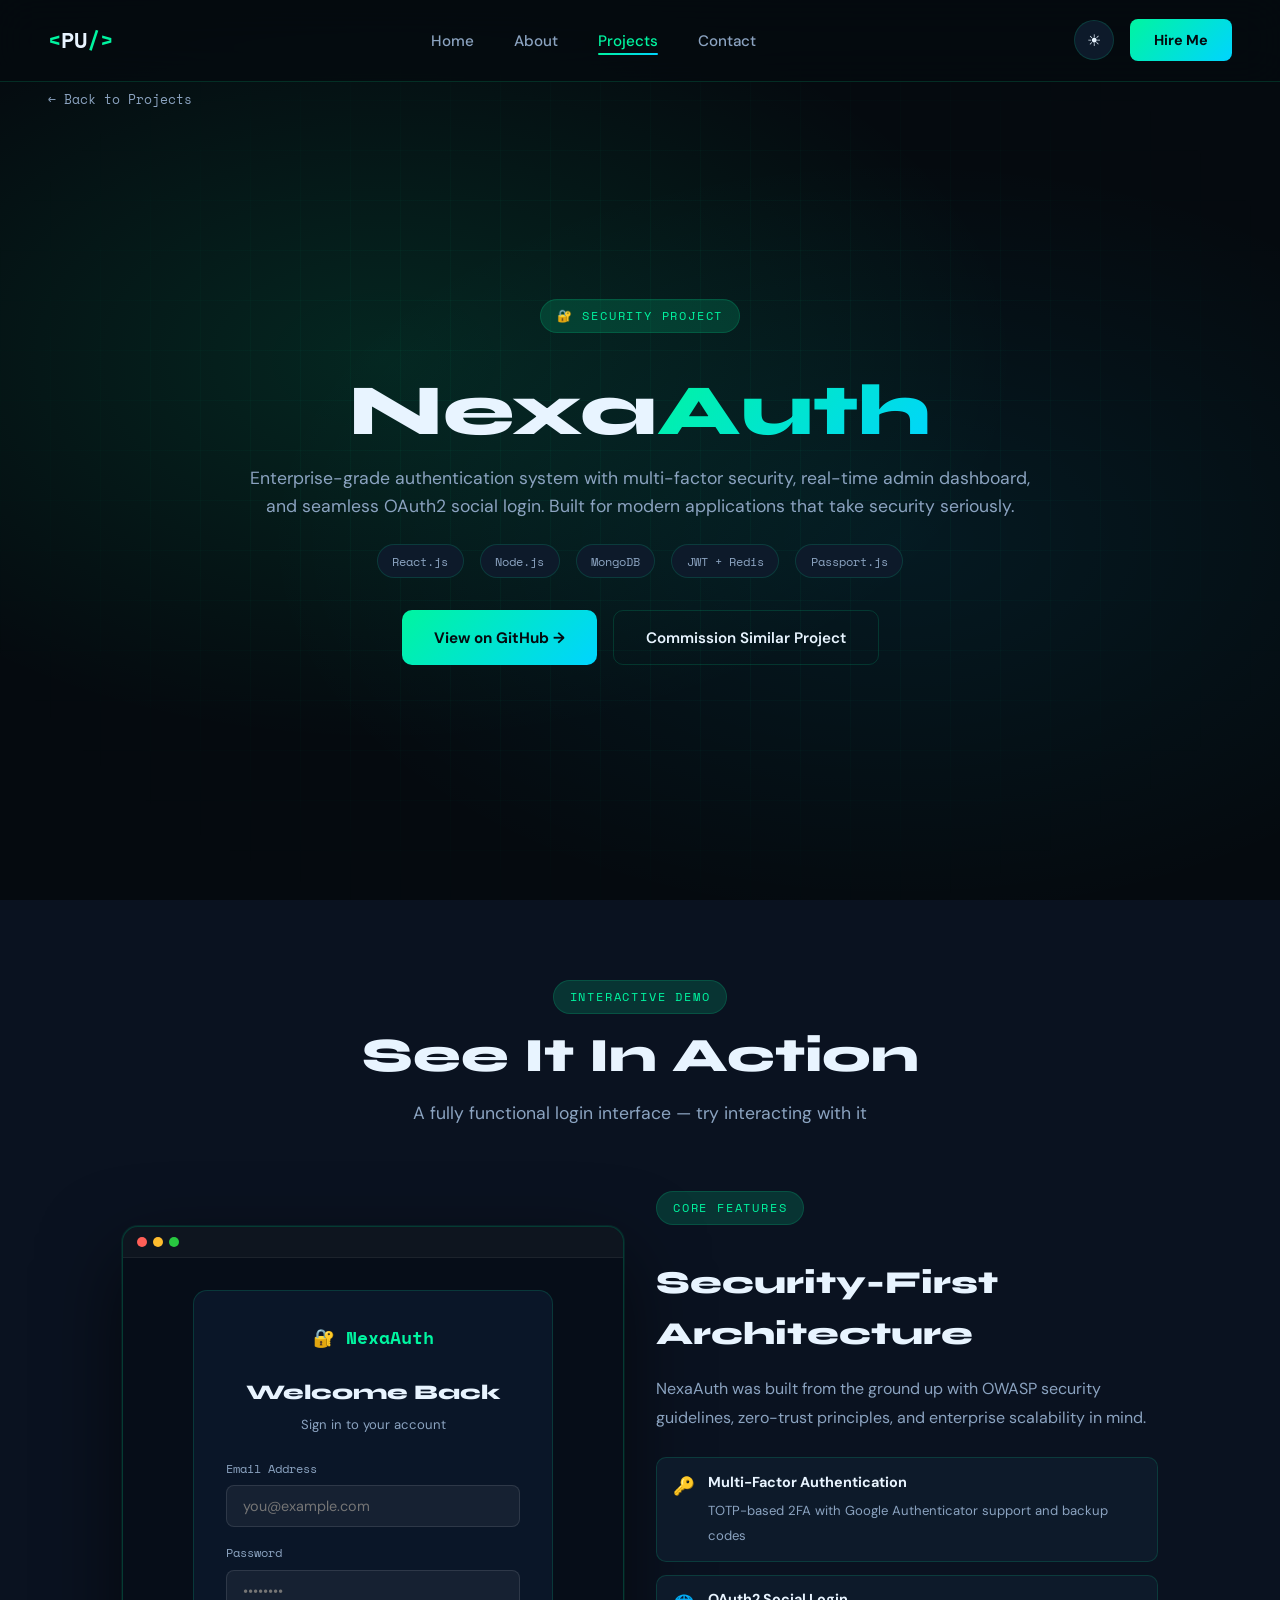
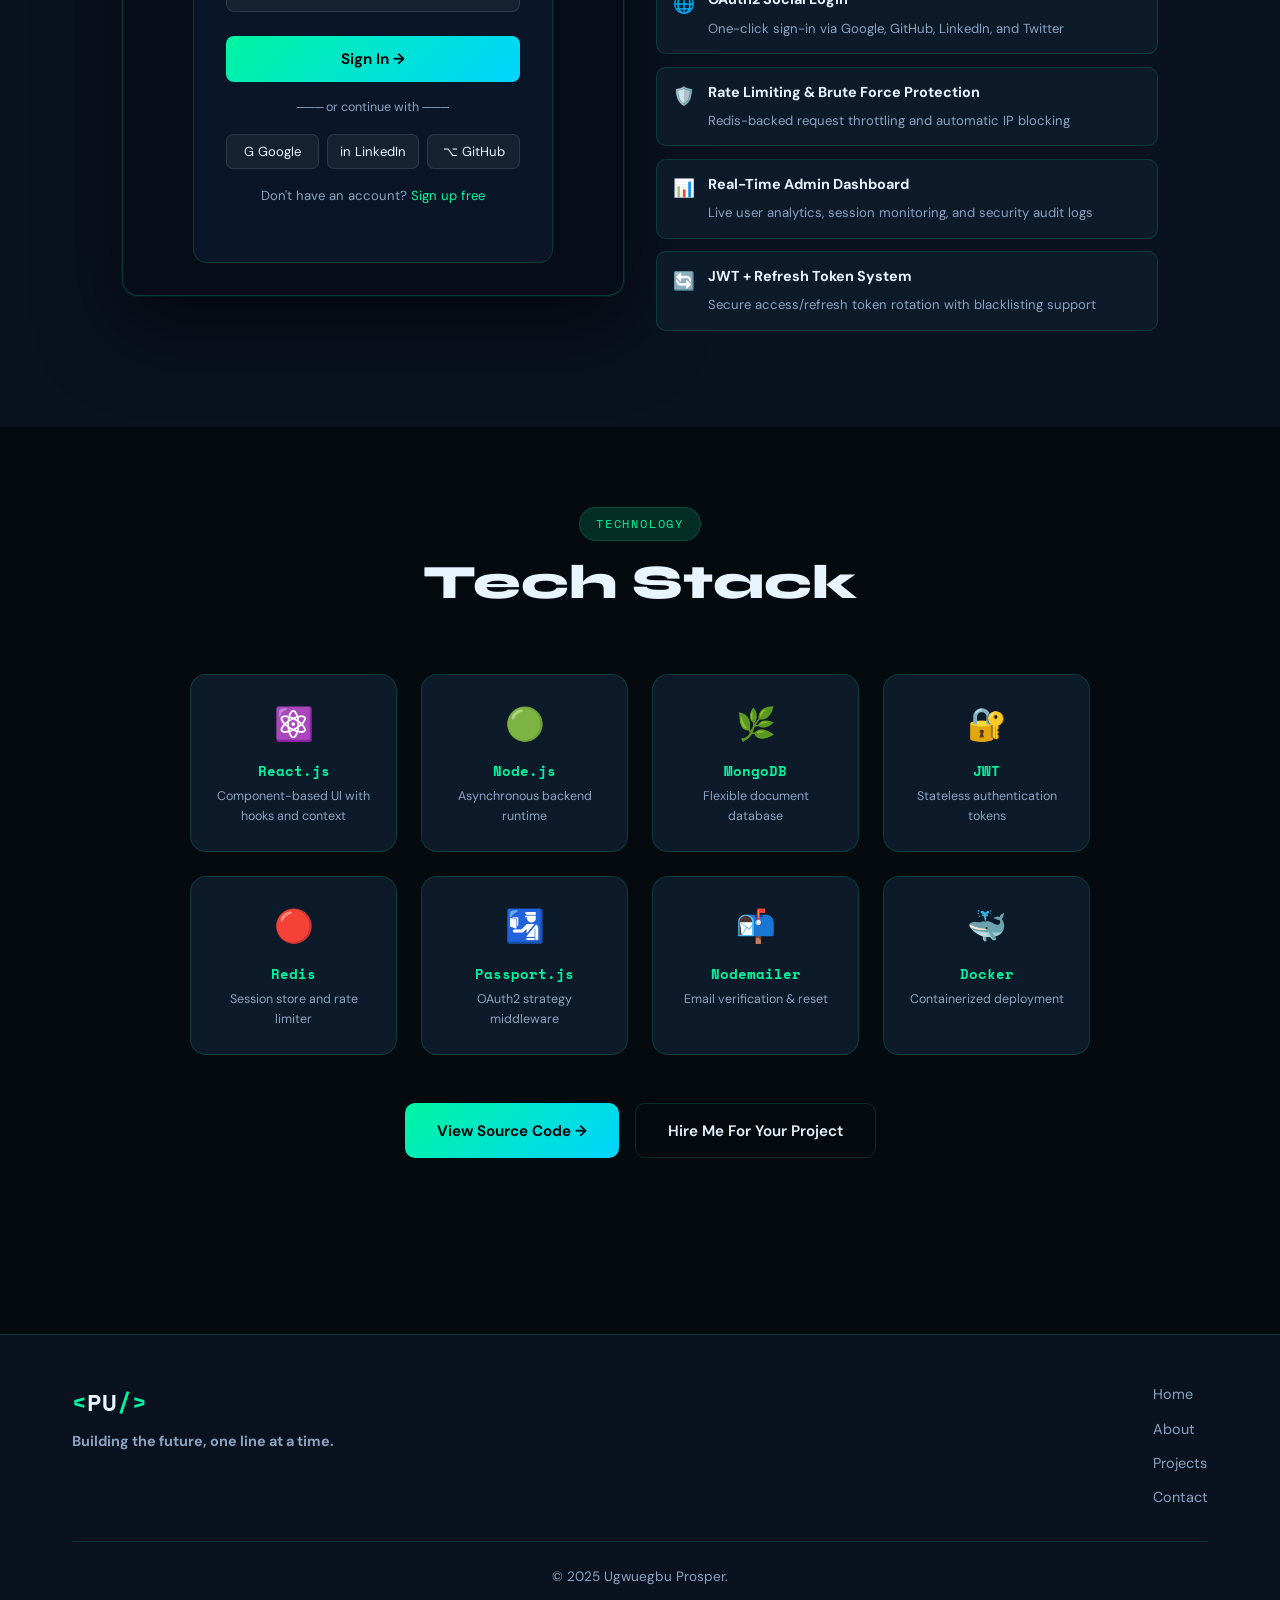
<file: port/projects/authsystem.html>
<!DOCTYPE html>
<html lang="en" data-theme="dark">
<head>
  <meta charset="UTF-8"/>
  <meta name="viewport" content="width=device-width, initial-scale=1.0"/>
  <title>NexaAuth — Login System | Prosper Ugwuegbu</title>
  <link rel="preconnect" href="https://fonts.googleapis.com"/>
  <link href="https://fonts.googleapis.com/css2?family=Space+Mono:wght@400;700&family=Syne:wght@400;700;800&family=DM+Sans:wght@300;400;500&display=swap" rel="stylesheet"/>
  <link rel="stylesheet" href="../css/global.css"/>
  <style>
    /* Project showcase styles */
    .proj-hero {
      min-height: 100vh;
      display: flex;
      flex-direction: column;
      align-items: center;
      justify-content: center;
      padding: 8rem 2rem 4rem;
      position: relative;
      overflow: hidden;
      text-align: center;
    }
    .proj-hero-bg {
      position: absolute;
      inset: 0;
      background:
        radial-gradient(ellipse at 30% 40%, rgba(0,245,160,0.12) 0%, transparent 50%),
        radial-gradient(ellipse at 70% 60%, rgba(0,212,255,0.08) 0%, transparent 50%);
      pointer-events: none;
    }
    .proj-hero-grid {
      position: absolute;
      inset: 0;
      background-image:
        linear-gradient(rgba(0,245,160,0.04) 1px, transparent 1px),
        linear-gradient(90deg, rgba(0,245,160,0.04) 1px, transparent 1px);
      background-size: 50px 50px;
      mask-image: radial-gradient(ellipse at 50% 50%, black 30%, transparent 80%);
    }
    .proj-hero-content { position: relative; z-index: 2; max-width: 800px; }
    .proj-back {
      position: absolute;
      top: 90px; left: 3rem;
      font-family: 'Space Mono', monospace;
      font-size: 0.8rem;
      color: var(--text-muted);
      display: flex; align-items: center; gap: 0.5rem;
      z-index: 10;
      transition: var(--transition);
    }
    .proj-back:hover { color: var(--accent); }
    .proj-hero h1 {
      font-family: 'Syne', sans-serif;
      font-size: clamp(2.5rem, 6vw, 4.5rem);
      font-weight: 800;
      line-height: 1.05;
      margin: 1.5rem 0 1rem;
    }
    .proj-hero h1 span { background: var(--gradient); -webkit-background-clip: text; -webkit-text-fill-color: transparent; background-clip: text; }
    .proj-meta { display: flex; gap: 1rem; justify-content: center; flex-wrap: wrap; margin-bottom: 2rem; }
    .proj-meta-item { font-family: 'Space Mono', monospace; font-size: 0.75rem; color: var(--text-muted); background: var(--bg-card); border: 1px solid var(--border); padding: 0.4rem 0.9rem; border-radius: 100px; }
    .proj-links { display: flex; gap: 1rem; justify-content: center; flex-wrap: wrap; }

    /* Live Demo Area */
    .demo-section { padding: 5rem 0; background: var(--bg-2); }
    .demo-container {
      max-width: 1100px;
      margin: 0 auto;
      padding: 0 2rem;
    }
    .auth-demo {
      display: grid;
      grid-template-columns: 1fr 1fr;
      gap: 2rem;
      align-items: center;
    }
    .auth-preview-screen {
      background: #060d18;
      border: 1px solid rgba(0,245,160,0.2);
      border-radius: 16px;
      overflow: hidden;
      box-shadow: 0 30px 80px rgba(0,0,0,0.6), 0 0 0 1px rgba(0,245,160,0.1);
    }
    .auth-screen-bar {
      display: flex; align-items: center; gap: 6px;
      padding: 10px 14px;
      background: rgba(255,255,255,0.03);
      border-bottom: 1px solid rgba(255,255,255,0.06);
    }
    .auth-screen-bar span { width: 10px; height: 10px; border-radius: 50%; }
    .auth-screen-bar span:nth-child(1) { background: #ff5f57; }
    .auth-screen-bar span:nth-child(2) { background: #febc2e; }
    .auth-screen-bar span:nth-child(3) { background: #28c840; }
    .auth-screen-body { padding: 2rem; }
    .auth-card {
      background: #0a1628;
      border: 1px solid rgba(0,245,160,0.15);
      border-radius: 14px;
      padding: 2rem;
      max-width: 360px;
      margin: 0 auto;
    }
    .auth-card-logo { text-align: center; margin-bottom: 1.5rem; }
    .auth-card-logo span { font-family: 'Space Mono', monospace; font-size: 1.1rem; font-weight: 700; color: #00f5a0; }
    .auth-card h3 { font-family: 'Syne', sans-serif; font-size: 1.3rem; font-weight: 800; text-align: center; margin-bottom: 0.3rem; color: #e8f4ff; }
    .auth-card p { text-align: center; font-size: 0.82rem; color: #8ba3c0; margin-bottom: 1.5rem; }
    .auth-input-group { margin-bottom: 1rem; }
    .auth-input-group label { display: block; font-size: 0.78rem; color: #8ba3c0; margin-bottom: 0.4rem; font-family: 'Space Mono', monospace; }
    .auth-input {
      width: 100%;
      padding: 0.7rem 1rem;
      background: rgba(255,255,255,0.05);
      border: 1px solid rgba(255,255,255,0.1);
      border-radius: 8px;
      color: #e8f4ff;
      font-family: 'DM Sans', sans-serif;
      font-size: 0.9rem;
      outline: none;
      transition: border-color 0.3s ease;
    }
    .auth-input:focus { border-color: #00f5a0; box-shadow: 0 0 0 3px rgba(0,245,160,0.1); }
    .auth-submit-btn {
      width: 100%;
      padding: 0.8rem;
      background: linear-gradient(135deg, #00f5a0, #00d4ff);
      color: #050a0f;
      font-weight: 700;
      font-size: 0.95rem;
      border: none;
      border-radius: 8px;
      cursor: pointer;
      margin-top: 0.5rem;
      transition: all 0.3s ease;
      font-family: 'DM Sans', sans-serif;
    }
    .auth-submit-btn:hover { transform: translateY(-2px); box-shadow: 0 10px 30px rgba(0,245,160,0.3); }
    .auth-divider { text-align: center; font-size: 0.78rem; color: #8ba3c0; margin: 1rem 0; }
    .auth-social { display: flex; gap: 0.5rem; }
    .auth-social-btn {
      flex: 1;
      padding: 0.5rem;
      background: rgba(255,255,255,0.05);
      border: 1px solid rgba(255,255,255,0.1);
      border-radius: 7px;
      color: #e8f4ff;
      font-size: 0.82rem;
      cursor: pointer;
      transition: all 0.3s ease;
      font-family: 'DM Sans', sans-serif;
      text-align: center;
    }
    .auth-social-btn:hover { border-color: rgba(0,245,160,0.4); color: #00f5a0; }
    .auth-footer-text { text-align: center; font-size: 0.78rem; color: #8ba3c0; margin-top: 1rem; }
    .auth-footer-text a { color: #00f5a0; cursor: pointer; }

    /* Demo Info */
    .demo-info { padding: 1rem 0; }
    .demo-info h2 { font-family: 'Syne', sans-serif; font-size: 2rem; font-weight: 800; margin-bottom: 1rem; }
    .demo-info p { color: var(--text-muted); line-height: 1.8; margin-bottom: 1.5rem; }
    .feature-list { display: flex; flex-direction: column; gap: 0.8rem; }
    .feature-list-item {
      display: flex; align-items: flex-start; gap: 0.8rem;
      padding: 0.8rem 1rem;
      background: var(--bg-card);
      border: 1px solid var(--border);
      border-radius: 10px;
    }
    .feature-icon { color: var(--accent); font-size: 1.1rem; flex-shrink: 0; margin-top: 0.1rem; }
    .feature-text strong { display: block; font-size: 0.9rem; margin-bottom: 0.2rem; }
    .feature-text span { font-size: 0.82rem; color: var(--text-muted); }

    /* Stack section */
    .stack-section { padding: 5rem 0; }
    .stack-grid { display: grid; grid-template-columns: repeat(4, 1fr); gap: 1.5rem; max-width: 900px; margin: 0 auto; }
    .stack-card {
      background: var(--bg-card);
      border: 1px solid var(--border);
      border-radius: var(--radius);
      padding: 1.5rem;
      text-align: center;
      transition: var(--transition);
    }
    .stack-card:hover { border-color: var(--border-hover); transform: translateY(-5px); }
    .stack-icon { font-size: 2rem; margin-bottom: 0.7rem; }
    .stack-card h4 { font-family: 'Space Mono', monospace; font-size: 0.85rem; margin-bottom: 0.3rem; color: var(--accent); }
    .stack-card p { font-size: 0.78rem; color: var(--text-muted); }

    /* Responsive */
    @media (max-width: 768px) {
      .auth-demo { grid-template-columns: 1fr; }
      .stack-grid { grid-template-columns: repeat(2, 1fr); }
      .proj-back { left: 1.5rem; }
    }
  </style>
</head>
<body>
  <nav class="navbar" id="navbar">
    <div class="nav-logo"><a href="../index.html"><span class="logo-bracket">&lt;</span>PU<span class="logo-bracket">/&gt;</span></a></div>
    <ul class="nav-links">
      <li><a href="../index.html" class="nav-link">Home</a></li>
      <li><a href="../pages/about.html" class="nav-link">About</a></li>
      <li><a href="../pages/projects.html" class="nav-link active">Projects</a></li>
      <li><a href="../pages/contact.html" class="nav-link">Contact</a></li>
    </ul>
    <div class="nav-right">
      <button class="theme-toggle" id="themeToggle" title="Toggle theme"><span class="theme-icon">☀</span></button>
      <a href="../pages/contact.html" class="nav-cta">Hire Me</a>
    </div>
    <button class="hamburger" id="hamburger"><span></span><span></span><span></span></button>
  </nav>
  <div class="mobile-menu" id="mobileMenu">
    <a href="../index.html">Home</a>
    <a href="../pages/projects.html">Projects</a>
    <a href="../pages/contact.html">Contact</a>
  </div>

  <a href="../pages/projects.html" class="proj-back">← Back to Projects</a>

  <!-- Hero -->
  <section class="proj-hero">
    <div class="proj-hero-bg"></div>
    <div class="proj-hero-grid"></div>
    <div class="proj-hero-content">
      <span class="section-tag">🔐 Security Project</span>
      <h1>Nexa<span>Auth</span></h1>
      <p style="color:var(--text-muted); font-size:1.1rem; margin-bottom:1.5rem;">Enterprise-grade authentication system with multi-factor security, real-time admin dashboard, and seamless OAuth2 social login. Built for modern applications that take security seriously.</p>
      <div class="proj-meta">
        <span class="proj-meta-item">React.js</span>
        <span class="proj-meta-item">Node.js</span>
        <span class="proj-meta-item">MongoDB</span>
        <span class="proj-meta-item">JWT + Redis</span>
        <span class="proj-meta-item">Passport.js</span>
      </div>
      <div class="proj-links">
        <a href="https://github.com/prosperugwuegbu" target="_blank" class="btn-primary">View on GitHub →</a>
        <a href="../pages/contact.html" class="btn-outline">Commission Similar Project</a>
      </div>
    </div>
  </section>

  <!-- Live Demo -->
  <section class="demo-section">
    <div class="demo-container">
      <div class="section-header" style="margin-bottom:3rem;">
        <span class="section-tag">Interactive Demo</span>
        <h2>See It In Action</h2>
        <p>A fully functional login interface — try interacting with it</p>
      </div>
      <div class="auth-demo">
        <!-- Actual Interactive Login Form -->
        <div class="auth-preview-screen">
          <div class="auth-screen-bar"><span></span><span></span><span></span></div>
          <div class="auth-screen-body">
            <div class="auth-card" id="loginCard">
              <div class="auth-card-logo"><span>🔐 NexaAuth</span></div>
              <h3>Welcome Back</h3>
              <p>Sign in to your account</p>
              <div class="auth-input-group">
                <label>Email Address</label>
                <input type="email" class="auth-input" placeholder="you@example.com" id="demoEmail"/>
              </div>
              <div class="auth-input-group">
                <label>Password</label>
                <input type="password" class="auth-input" placeholder="••••••••" id="demoPass"/>
              </div>
              <button class="auth-submit-btn" onclick="handleDemoLogin()">Sign In →</button>
              <div class="auth-divider">─── or continue with ───</div>
              <div class="auth-social">
                <button class="auth-social-btn">G Google</button>
                <button class="auth-social-btn">in LinkedIn</button>
                <button class="auth-social-btn">⌥ GitHub</button>
              </div>
              <p class="auth-footer-text">Don't have an account? <a onclick="toggle2FA()">Sign up free</a></p>
            </div>
            <div class="auth-card" id="tfaCard" style="display:none;">
              <div class="auth-card-logo"><span>🔐 NexaAuth</span></div>
              <h3>Two-Factor Auth</h3>
              <p>Enter the 6-digit code from your authenticator</p>
              <div class="auth-input-group">
                <label>Verification Code</label>
                <input type="text" class="auth-input" placeholder="000000" maxlength="6" id="tfaCode" style="letter-spacing:0.4em; text-align:center; font-size:1.2rem;"/>
              </div>
              <button class="auth-submit-btn" onclick="verify2FA()">Verify Identity →</button>
              <p class="auth-footer-text"><a onclick="backToLogin()">← Back to login</a></p>
            </div>
            <div class="auth-card" id="successCard" style="display:none; text-align:center;">
              <div style="font-size:3rem; margin-bottom:1rem;">✅</div>
              <h3 style="color:#00f5a0;">Authenticated!</h3>
              <p>Welcome, Prosper. Redirecting to dashboard...</p>
              <div style="margin-top:1rem; height:4px; background:rgba(255,255,255,0.1); border-radius:100px; overflow:hidden;">
                <div id="progressBar" style="height:100%; width:0; background:linear-gradient(90deg,#00f5a0,#00d4ff); border-radius:100px; transition:width 2s ease;"></div>
              </div>
            </div>
          </div>
        </div>

        <!-- Features -->
        <div class="demo-info">
          <span class="section-tag">Core Features</span>
          <h2 style="margin: 1rem 0;">Security-First Architecture</h2>
          <p>NexaAuth was built from the ground up with OWASP security guidelines, zero-trust principles, and enterprise scalability in mind.</p>
          <div class="feature-list">
            <div class="feature-list-item">
              <span class="feature-icon">🔑</span>
              <div class="feature-text">
                <strong>Multi-Factor Authentication</strong>
                <span>TOTP-based 2FA with Google Authenticator support and backup codes</span>
              </div>
            </div>
            <div class="feature-list-item">
              <span class="feature-icon">🌐</span>
              <div class="feature-text">
                <strong>OAuth2 Social Login</strong>
                <span>One-click sign-in via Google, GitHub, LinkedIn, and Twitter</span>
              </div>
            </div>
            <div class="feature-list-item">
              <span class="feature-icon">🛡️</span>
              <div class="feature-text">
                <strong>Rate Limiting & Brute Force Protection</strong>
                <span>Redis-backed request throttling and automatic IP blocking</span>
              </div>
            </div>
            <div class="feature-list-item">
              <span class="feature-icon">📊</span>
              <div class="feature-text">
                <strong>Real-Time Admin Dashboard</strong>
                <span>Live user analytics, session monitoring, and security audit logs</span>
              </div>
            </div>
            <div class="feature-list-item">
              <span class="feature-icon">🔄</span>
              <div class="feature-text">
                <strong>JWT + Refresh Token System</strong>
                <span>Secure access/refresh token rotation with blacklisting support</span>
              </div>
            </div>
          </div>
        </div>
      </div>
    </div>
  </section>

  <!-- Tech Stack -->
  <section class="stack-section">
    <div class="demo-container">
      <div class="section-header">
        <span class="section-tag">Technology</span>
        <h2>Tech Stack</h2>
      </div>
      <div class="stack-grid">
        <div class="stack-card"><div class="stack-icon">⚛️</div><h4>React.js</h4><p>Component-based UI with hooks and context</p></div>
        <div class="stack-card"><div class="stack-icon">🟢</div><h4>Node.js</h4><p>Asynchronous backend runtime</p></div>
        <div class="stack-card"><div class="stack-icon">🌿</div><h4>MongoDB</h4><p>Flexible document database</p></div>
        <div class="stack-card"><div class="stack-icon">🔐</div><h4>JWT</h4><p>Stateless authentication tokens</p></div>
        <div class="stack-card"><div class="stack-icon">🔴</div><h4>Redis</h4><p>Session store and rate limiter</p></div>
        <div class="stack-card"><div class="stack-icon">🛂</div><h4>Passport.js</h4><p>OAuth2 strategy middleware</p></div>
        <div class="stack-card"><div class="stack-icon">📬</div><h4>Nodemailer</h4><p>Email verification & reset</p></div>
        <div class="stack-card"><div class="stack-icon">🐳</div><h4>Docker</h4><p>Containerized deployment</p></div>
      </div>
      <div style="text-align:center; margin-top:3rem; display:flex; gap:1rem; justify-content:center; flex-wrap:wrap;">
        <a href="https://github.com/prosperugwuegbu" target="_blank" class="btn-primary">View Source Code →</a>
        <a href="../pages/contact.html" class="btn-outline">Hire Me For Your Project</a>
      </div>
    </div>
  </section>

  <footer class="footer">
    <div class="container">
      <div class="footer-inner">
        <div class="footer-logo"><span class="logo-bracket">&lt;</span>PU<span class="logo-bracket">/&gt;</span><p>Building the future, one line at a time.</p></div>
        <div class="footer-links">
          <a href="../index.html">Home</a><a href="../pages/about.html">About</a>
          <a href="../pages/projects.html">Projects</a><a href="../pages/contact.html">Contact</a>
        </div>
      </div>
      <div class="footer-bottom"><p>© 2025 Ugwuegbu Prosper.</p></div>
    </div>
  </footer>

  <script src="../js/theme.js"></script>
  <script>
    function handleDemoLogin() {
      const email = document.getElementById('demoEmail').value;
      const pass = document.getElementById('demoPass').value;
      if (!email || !pass) { alert('Please fill in your credentials!'); return; }
      document.getElementById('loginCard').style.display = 'none';
      document.getElementById('tfaCard').style.display = 'block';
    }
    function toggle2FA() {
      alert('Registration flow would open here in the full application.');
    }
    function verify2FA() {
      const code = document.getElementById('tfaCode').value;
      if (code.length < 6) { alert('Please enter a 6-digit code!'); return; }
      document.getElementById('tfaCard').style.display = 'none';
      document.getElementById('successCard').style.display = 'block';
      setTimeout(() => {
        document.getElementById('progressBar').style.width = '100%';
      }, 100);
    }
    function backToLogin() {
      document.getElementById('tfaCard').style.display = 'none';
      document.getElementById('loginCard').style.display = 'block';
    }
  </script>
</body>
</html>
</file>
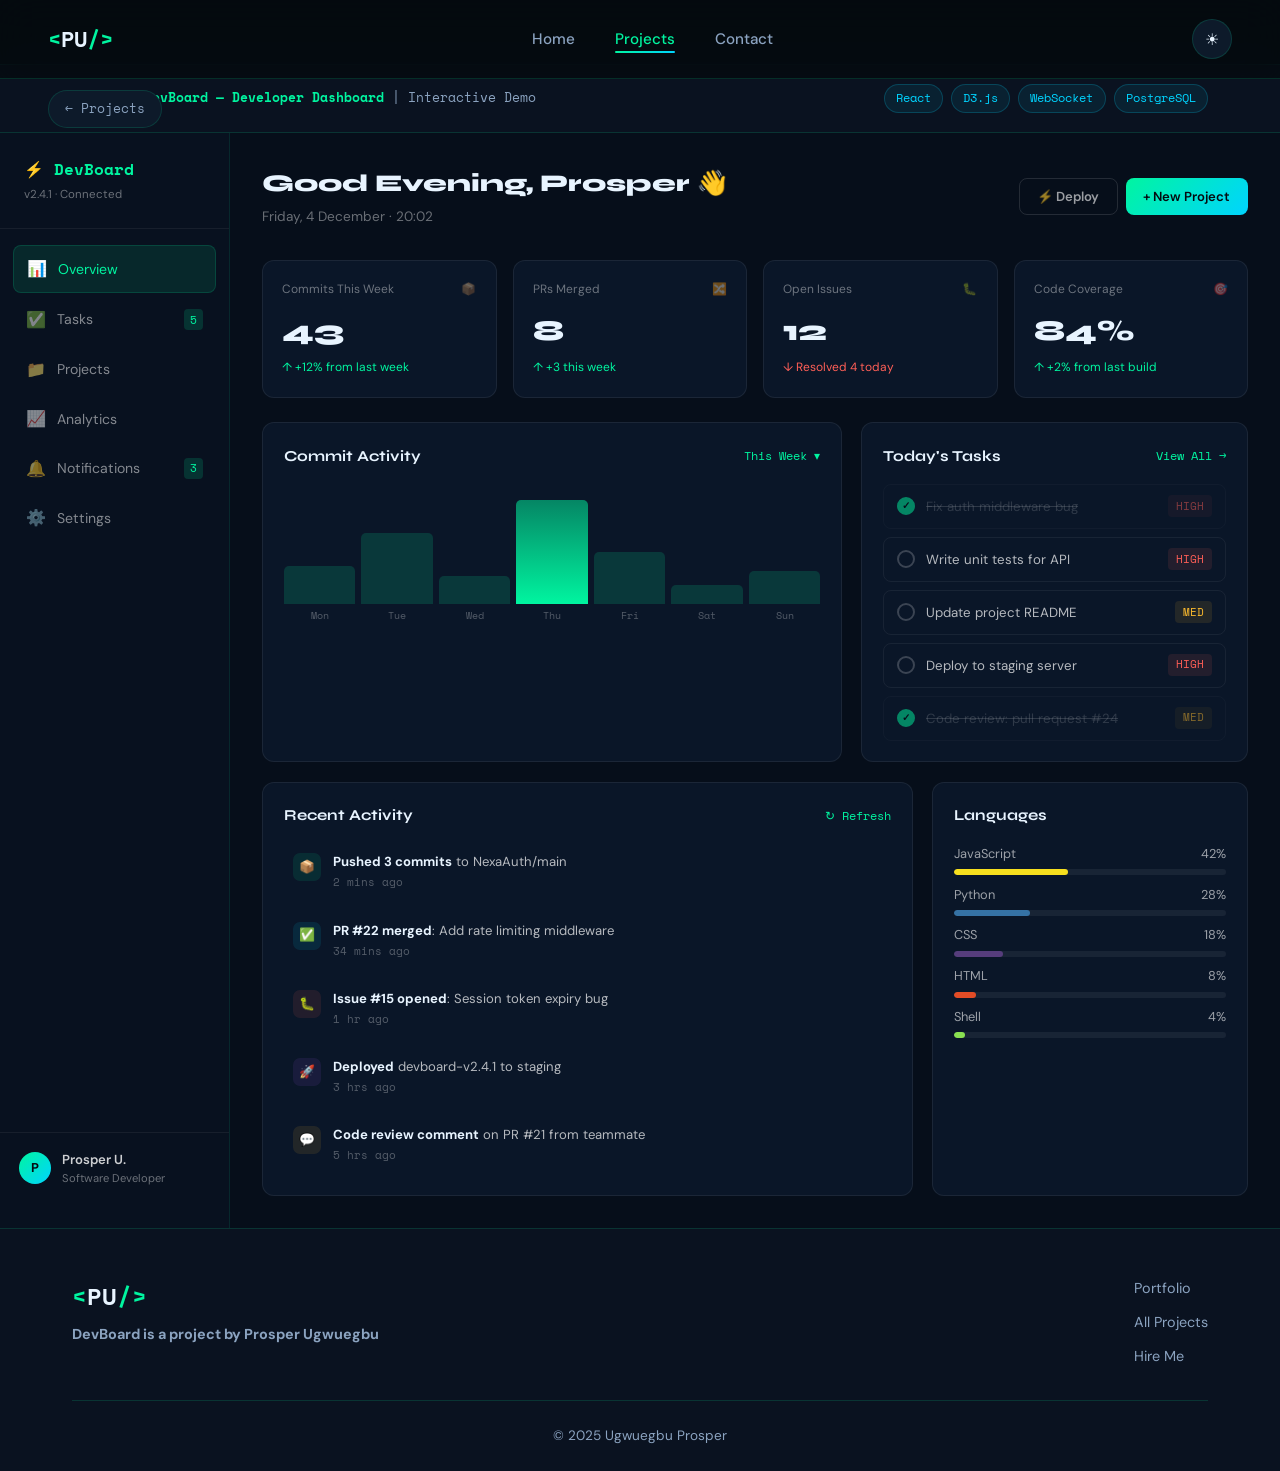
<file: port/projects/devboard.html>
<!DOCTYPE html>
<html lang="en" data-theme="dark">
<head>
  <meta charset="UTF-8"/>
  <meta name="viewport" content="width=device-width, initial-scale=1.0"/>
  <title>DevBoard — Developer Dashboard | Prosper Ugwuegbu</title>
  <link rel="preconnect" href="https://fonts.googleapis.com"/>
  <link href="https://fonts.googleapis.com/css2?family=Space+Mono:wght@400;700&family=Syne:wght@400;700;800&family=DM+Sans:wght@300;400;500&display=swap" rel="stylesheet"/>
  <link rel="stylesheet" href="../css/global.css"/>
  <style>
    .proj-back {
      position: fixed; top: 90px; left: 3rem; z-index: 9999;
      font-family: 'Space Mono', monospace; font-size: 0.8rem;
      color: var(--text-muted); display: flex; align-items: center; gap: 0.5rem;
      background: var(--bg-card); border: 1px solid var(--border);
      padding: 0.5rem 1rem; border-radius: 100px;
      transition: var(--transition);
    }
    .proj-back:hover { color: var(--accent); border-color: var(--accent); }

    .proj-info-bar { background: var(--bg-2); border-top: 1px solid var(--border); border-bottom: 1px solid var(--border); padding: 1.2rem 0; }
    .proj-info-inner { max-width: 1200px; margin: 0 auto; padding: 0 2rem; display: flex; align-items: center; justify-content: space-between; flex-wrap: wrap; gap: 1rem; }
    .proj-info-title { font-family: 'Space Mono', monospace; font-size: 0.8rem; color: var(--text-muted); }
    .proj-info-title strong { color: var(--accent); }
    .proj-info-tags { display: flex; gap: 0.5rem; flex-wrap: wrap; }
    .proj-info-tags span { font-family: 'Space Mono', monospace; font-size: 0.72rem; color: var(--accent-2); background: rgba(0,212,255,0.08); border: 1px solid rgba(0,212,255,0.2); padding: 0.25rem 0.7rem; border-radius: 100px; }

    /* ====== DEVBOARD APP ====== */
    .devboard-app {
      background: #060e1a;
      min-height: 90vh;
      display: grid;
      grid-template-columns: 230px 1fr;
      font-family: 'DM Sans', sans-serif;
    }

    .db-sidebar {
      background: #08111f;
      border-right: 1px solid rgba(0,245,160,0.1);
      padding: 1.5rem 0;
      display: flex; flex-direction: column;
    }
    .db-sidebar-logo { padding: 0 1.5rem 1.5rem; border-bottom: 1px solid rgba(255,255,255,0.06); margin-bottom: 1rem; }
    .db-sidebar-logo span { font-family: 'Space Mono', monospace; font-size: 1rem; font-weight: 700; color: #00f5a0; }
    .db-sidebar-logo p { font-size: 0.72rem; color: rgba(255,255,255,0.4); margin-top: 0.2rem; }
    .db-nav { display: flex; flex-direction: column; gap: 0.2rem; padding: 0 0.8rem; flex: 1; }
    .db-nav-item {
      display: flex; align-items: center; gap: 0.7rem;
      padding: 0.65rem 0.8rem; border-radius: 8px;
      font-size: 0.88rem; color: rgba(255,255,255,0.5);
      cursor: pointer; transition: all 0.2s ease;
    }
    .db-nav-item:hover { background: rgba(255,255,255,0.04); color: rgba(255,255,255,0.8); }
    .db-nav-item.active { background: rgba(0,245,160,0.1); color: #00f5a0; border: 1px solid rgba(0,245,160,0.15); }
    .db-nav-icon { font-size: 1rem; width: 20px; text-align: center; }
    .db-nav-badge { margin-left: auto; background: rgba(0,245,160,0.15); color: #00f5a0; font-size: 0.7rem; font-family: 'Space Mono', monospace; padding: 0.1rem 0.4rem; border-radius: 4px; }
    .db-sidebar-user { padding: 1rem 1.2rem; border-top: 1px solid rgba(255,255,255,0.06); display: flex; align-items: center; gap: 0.7rem; }
    .db-user-avatar { width: 32px; height: 32px; border-radius: 50%; background: linear-gradient(135deg, #00f5a0, #00d4ff); display: flex; align-items: center; justify-content: center; font-size: 0.8rem; font-weight: 700; color: #050a0f; flex-shrink: 0; }
    .db-user-name { font-size: 0.82rem; color: rgba(255,255,255,0.8); font-weight: 600; }
    .db-user-role { font-size: 0.7rem; color: rgba(255,255,255,0.4); }

    .db-main { padding: 2rem; overflow-y: auto; }
    .db-header { display: flex; align-items: center; justify-content: space-between; margin-bottom: 2rem; flex-wrap: wrap; gap: 1rem; }
    .db-greeting h2 { font-family: 'Syne', sans-serif; font-size: 1.5rem; font-weight: 800; color: #e8f4ff; }
    .db-greeting p { font-size: 0.85rem; color: rgba(255,255,255,0.4); margin-top: 0.2rem; }
    .db-header-actions { display: flex; gap: 0.5rem; }
    .db-btn {
      padding: 0.55rem 1.1rem; border-radius: 8px; font-size: 0.82rem;
      font-family: 'DM Sans', sans-serif; cursor: pointer; font-weight: 600;
      transition: all 0.2s ease; display: flex; align-items: center; gap: 0.4rem;
    }
    .db-btn-outline { background: transparent; border: 1px solid rgba(255,255,255,0.12); color: rgba(255,255,255,0.6); }
    .db-btn-outline:hover { border-color: rgba(0,245,160,0.3); color: #00f5a0; }
    .db-btn-primary { background: linear-gradient(135deg, #00f5a0, #00d4ff); border: none; color: #050a0f; }
    .db-btn-primary:hover { opacity: 0.9; }

    .db-stats { display: grid; grid-template-columns: repeat(4, 1fr); gap: 1rem; margin-bottom: 1.5rem; }
    .db-stat-card {
      background: #0a1628; border: 1px solid rgba(255,255,255,0.07);
      border-radius: 12px; padding: 1.2rem;
      transition: all 0.2s ease; cursor: default;
    }
    .db-stat-card:hover { border-color: rgba(0,245,160,0.2); transform: translateY(-2px); }
    .db-stat-label { font-size: 0.75rem; color: rgba(255,255,255,0.4); margin-bottom: 0.5rem; display: flex; align-items: center; justify-content: space-between; }
    .db-stat-val { font-family: 'Syne', sans-serif; font-size: 1.8rem; font-weight: 800; color: #e8f4ff; }
    .db-stat-change { font-size: 0.75rem; margin-top: 0.3rem; }
    .db-stat-change.up { color: #00f5a0; }
    .db-stat-change.down { color: #ff5f57; }

    .db-grid { display: grid; grid-template-columns: 1.5fr 1fr; gap: 1.2rem; margin-bottom: 1.2rem; }
    .db-card { background: #0a1628; border: 1px solid rgba(255,255,255,0.07); border-radius: 12px; padding: 1.3rem; }
    .db-card-header { display: flex; align-items: center; justify-content: space-between; margin-bottom: 1rem; }
    .db-card-title { font-family: 'Syne', sans-serif; font-size: 0.95rem; font-weight: 700; color: #e8f4ff; }
    .db-card-action { font-size: 0.75rem; color: #00f5a0; cursor: pointer; font-family: 'Space Mono', monospace; }

    .db-chart { height: 120px; position: relative; display: flex; align-items: flex-end; gap: 6px; padding-top: 1rem; }
    .db-bar {
      flex: 1; border-radius: 5px 5px 0 0;
      background: rgba(0,245,160,0.15);
      transition: all 0.3s ease; cursor: pointer; position: relative; min-width: 0;
    }
    .db-bar:hover { background: rgba(0,245,160,0.35); }
    .db-bar.active { background: linear-gradient(to top, #00f5a0, rgba(0,245,160,0.5)); }
    .db-bar-label { position: absolute; bottom: -20px; left: 50%; transform: translateX(-50%); font-size: 0.65rem; color: rgba(255,255,255,0.3); font-family: 'Space Mono', monospace; white-space: nowrap; }

    .db-activity { display: flex; flex-direction: column; gap: 0.7rem; }
    .db-activity-item { display: flex; align-items: flex-start; gap: 0.7rem; padding: 0.6rem; border-radius: 8px; transition: background 0.2s ease; cursor: default; }
    .db-activity-item:hover { background: rgba(255,255,255,0.03); }
    .db-activity-icon { width: 28px; height: 28px; border-radius: 7px; display: flex; align-items: center; justify-content: center; font-size: 0.8rem; flex-shrink: 0; }
    .db-activity-text { font-size: 0.82rem; color: rgba(255,255,255,0.7); line-height: 1.4; }
    .db-activity-text strong { color: #e8f4ff; }
    .db-activity-time { font-size: 0.7rem; color: rgba(255,255,255,0.3); margin-top: 0.1rem; font-family: 'Space Mono', monospace; }

    .db-tasks { display: flex; flex-direction: column; gap: 0.5rem; }
    .db-task {
      display: flex; align-items: center; gap: 0.7rem;
      padding: 0.65rem 0.8rem; border-radius: 8px; border: 1px solid rgba(255,255,255,0.06);
      transition: all 0.2s ease; cursor: pointer;
    }
    .db-task:hover { border-color: rgba(0,245,160,0.2); }
    .db-task.done { opacity: 0.5; }
    .db-task-check {
      width: 18px; height: 18px; border-radius: 50%;
      border: 2px solid rgba(255,255,255,0.2);
      flex-shrink: 0; transition: all 0.2s ease;
      display: flex; align-items: center; justify-content: center;
    }
    .db-task.done .db-task-check { border-color: #00f5a0; background: #00f5a0; color: #050a0f; font-size: 0.65rem; font-weight: 700; }
    .db-task-text { font-size: 0.83rem; color: rgba(255,255,255,0.7); flex: 1; }
    .db-task.done .db-task-text { text-decoration: line-through; color: rgba(255,255,255,0.3); }
    .db-task-priority { font-size: 0.68rem; font-family: 'Space Mono', monospace; padding: 0.15rem 0.5rem; border-radius: 4px; }
    .p-high { color: #ff5f57; background: rgba(255,95,87,0.1); }
    .p-med { color: #febc2e; background: rgba(254,188,46,0.1); }
    .p-low { color: #00f5a0; background: rgba(0,245,160,0.1); }

    .db-grid-3 { display: grid; grid-template-columns: 1fr 1fr 1fr; gap: 1.2rem; }
    .lang-bar { margin-bottom: 0.6rem; }
    .lang-name { display: flex; justify-content: space-between; font-size: 0.8rem; color: rgba(255,255,255,0.6); margin-bottom: 0.3rem; }
    .lang-track { height: 6px; background: rgba(255,255,255,0.06); border-radius: 100px; overflow: hidden; }
    .lang-fill { height: 100%; border-radius: 100px; }

    @media(max-width:900px){
      .devboard-app{grid-template-columns:1fr;}
      .db-sidebar{display:none;}
      .db-grid,.db-grid-3{grid-template-columns:1fr;}
      .db-stats{grid-template-columns:repeat(2,1fr);}
      .proj-back{left:1rem;}
    }
  </style>
</head>
<body>
  <nav class="navbar" id="navbar">
    <div class="nav-logo"><a href="../index.html"><span class="logo-bracket">&lt;</span>PU<span class="logo-bracket">/&gt;</span></a></div>
    <ul class="nav-links">
      <li><a href="../index.html" class="nav-link">Home</a></li>
      <li><a href="../pages/projects.html" class="nav-link active">Projects</a></li>
      <li><a href="../pages/contact.html" class="nav-link">Contact</a></li>
    </ul>
    <div class="nav-right">
      <button class="theme-toggle" id="themeToggle"><span class="theme-icon">☀</span></button>
    </div>
    <button class="hamburger" id="hamburger"><span></span><span></span><span></span></button>
  </nav>
  <div class="mobile-menu" id="mobileMenu">
    <a href="../index.html">Home</a>
    <a href="../pages/projects.html">Projects</a>
    <a href="../pages/contact.html">Contact</a>
  </div>

  <a href="../pages/projects.html" class="proj-back">← Projects</a>

  <div class="proj-info-bar" style="margin-top:64px;">
    <div class="proj-info-inner">
      <div class="proj-info-title">Project: <strong>DevBoard — Developer Dashboard</strong> | Interactive Demo</div>
      <div class="proj-info-tags"><span>React</span><span>D3.js</span><span>WebSocket</span><span>PostgreSQL</span></div>
    </div>
  </div>

  <div class="devboard-app">
    <aside class="db-sidebar">
      <div class="db-sidebar-logo">
        <span>⚡ DevBoard</span>
        <p>v2.4.1 · Connected</p>
      </div>
      <nav class="db-nav">
        <div class="db-nav-item active"><span class="db-nav-icon">📊</span> Overview</div>
        <div class="db-nav-item"><span class="db-nav-icon">✅</span> Tasks <span class="db-nav-badge">5</span></div>
        <div class="db-nav-item"><span class="db-nav-icon">📁</span> Projects</div>
        <div class="db-nav-item"><span class="db-nav-icon">📈</span> Analytics</div>
        <div class="db-nav-item"><span class="db-nav-icon">🔔</span> Notifications <span class="db-nav-badge">3</span></div>
        <div class="db-nav-item"><span class="db-nav-icon">⚙️</span> Settings</div>
      </nav>
      <div class="db-sidebar-user">
        <div class="db-user-avatar">P</div>
        <div>
          <div class="db-user-name">Prosper U.</div>
          <div class="db-user-role">Software Developer</div>
        </div>
      </div>
    </aside>

    <main class="db-main">
      <div class="db-header">
        <div class="db-greeting">
          <h2>Good Evening, Prosper 👋</h2>
          <p id="db-time">Loading time...</p>
        </div>
        <div class="db-header-actions">
          <button class="db-btn db-btn-outline">⚡ Deploy</button>
          <button class="db-btn db-btn-primary">+ New Project</button>
        </div>
      </div>

      <div class="db-stats">
        <div class="db-stat-card">
          <div class="db-stat-label">Commits This Week <span>📦</span></div>
          <div class="db-stat-val" id="commitCount">0</div>
          <div class="db-stat-change up">↑ +12% from last week</div>
        </div>
        <div class="db-stat-card">
          <div class="db-stat-label">PRs Merged <span>🔀</span></div>
          <div class="db-stat-val">8</div>
          <div class="db-stat-change up">↑ +3 this week</div>
        </div>
        <div class="db-stat-card">
          <div class="db-stat-label">Open Issues <span>🐛</span></div>
          <div class="db-stat-val">12</div>
          <div class="db-stat-change down">↓ Resolved 4 today</div>
        </div>
        <div class="db-stat-card">
          <div class="db-stat-label">Code Coverage <span>🎯</span></div>
          <div class="db-stat-val">84%</div>
          <div class="db-stat-change up">↑ +2% from last build</div>
        </div>
      </div>

      <div class="db-grid">
        <div class="db-card">
          <div class="db-card-header">
            <span class="db-card-title">Commit Activity</span>
            <span class="db-card-action">This Week ▾</span>
          </div>
          <div class="db-chart" id="commitChart"></div>
          <div style="height:24px;"></div>
        </div>
        <div class="db-card">
          <div class="db-card-header">
            <span class="db-card-title">Today's Tasks</span>
            <span class="db-card-action">View All →</span>
          </div>
          <div class="db-tasks" id="taskList"></div>
        </div>
      </div>

      <div class="db-grid-3">
        <div class="db-card" style="grid-column: span 2;">
          <div class="db-card-header">
            <span class="db-card-title">Recent Activity</span>
            <span class="db-card-action" id="refreshActivity">↻ Refresh</span>
          </div>
          <div class="db-activity" id="activityFeed"></div>
        </div>
        <div class="db-card">
          <div class="db-card-header">
            <span class="db-card-title">Languages</span>
          </div>
          <div id="langBars"></div>
        </div>
      </div>
    </main>
  </div>

  <footer class="footer" style="margin-top:0;">
    <div class="container">
      <div class="footer-inner">
        <div class="footer-logo"><span class="logo-bracket">&lt;</span>PU<span class="logo-bracket">/&gt;</span><p>DevBoard is a project by Prosper Ugwuegbu</p></div>
        <div class="footer-links">
          <a href="../index.html">Portfolio</a>
          <a href="../pages/projects.html">All Projects</a>
          <a href="../pages/contact.html">Hire Me</a>
        </div>
      </div>
      <div class="footer-bottom"><p>© 2025 Ugwuegbu Prosper</p></div>
    </div>
  </footer>

  <script src="../js/theme.js"></script>
  <script>
  document.addEventListener('DOMContentLoaded', () => {

    // Live clock
    function updateTime() {
      const now = new Date();
      document.getElementById('db-time').textContent =
        now.toLocaleDateString('en-NG', { weekday:'long', month:'long', day:'numeric' }) +
        ' · ' + now.toLocaleTimeString('en-NG', { hour:'2-digit', minute:'2-digit' });
    }
    updateTime();
    setInterval(updateTime, 1000);

    // Commit chart
    const days = ['Mon','Tue','Wed','Thu','Fri','Sat','Sun'];
    const commits = [8,15,6,22,11,4,7];
    const maxC = Math.max(...commits);
    const chart = document.getElementById('commitChart');
    chart.innerHTML = commits.map((c,i) => `
      <div class="db-bar ${i===3?'active':''}" style="height:${Math.round((c/maxC)*100)}%;" title="${c} commits">
        <span class="db-bar-label">${days[i]}</span>
      </div>`).join('');

    // Animated counter
    let counter = 0;
    const interval = setInterval(() => {
      counter++;
      document.getElementById('commitCount').textContent = counter;
      if (counter >= 47) clearInterval(interval);
    }, 30);

    // Tasks
    const tasks = [
      { text: 'Fix auth middleware bug', done: true, p: 'high' },
      { text: 'Write unit tests for API', done: false, p: 'high' },
      { text: 'Update project README', done: false, p: 'med' },
      { text: 'Deploy to staging server', done: false, p: 'high' },
      { text: 'Code review: pull request #24', done: true, p: 'med' },
    ];
    const taskList = document.getElementById('taskList');
    tasks.forEach(task => {
      const el = document.createElement('div');
      el.className = `db-task ${task.done ? 'done' : ''}`;
      el.innerHTML = `
        <div class="db-task-check">${task.done ? '✓' : ''}</div>
        <span class="db-task-text">${task.text}</span>
        <span class="db-task-priority p-${task.p}">${task.p.toUpperCase()}</span>`;
      el.addEventListener('click', () => el.classList.toggle('done'));
      taskList.appendChild(el);
    });

    // Activity feed
    const activities = [
      { icon:'📦', color:'rgba(0,245,160,0.1)', text:'<strong>Pushed 3 commits</strong> to NexaAuth/main', time:'2 mins ago' },
      { icon:'✅', color:'rgba(0,212,255,0.1)', text:'<strong>PR #22 merged</strong>: Add rate limiting middleware', time:'34 mins ago' },
      { icon:'🐛', color:'rgba(255,95,87,0.1)', text:'<strong>Issue #15 opened</strong>: Session token expiry bug', time:'1 hr ago' },
      { icon:'🚀', color:'rgba(168,85,247,0.1)', text:'<strong>Deployed</strong> devboard-v2.4.1 to staging', time:'3 hrs ago' },
      { icon:'💬', color:'rgba(254,188,46,0.1)', text:'<strong>Code review comment</strong> on PR #21 from teammate', time:'5 hrs ago' },
    ];
    const feed = document.getElementById('activityFeed');

    function renderFeed(list) {
      feed.innerHTML = list.map(a => `
        <div class="db-activity-item">
          <div class="db-activity-icon" style="background:${a.color}">${a.icon}</div>
          <div>
            <div class="db-activity-text">${a.text}</div>
            <div class="db-activity-time">${a.time}</div>
          </div>
        </div>`).join('');
    }
    renderFeed(activities);

    document.getElementById('refreshActivity').addEventListener('click', () => {
      feed.style.opacity = '0.4';
      setTimeout(() => {
        renderFeed([...activities].reverse());
        feed.style.opacity = '1';
      }, 600);
    });

    // Language bars
    const langs = [
      { name:'JavaScript', pct:42, color:'#f7df1e' },
      { name:'Python', pct:28, color:'#3572a5' },
      { name:'CSS', pct:18, color:'#563d7c' },
      { name:'HTML', pct:8, color:'#e34c26' },
      { name:'Shell', pct:4, color:'#89e051' },
    ];
    const langBars = document.getElementById('langBars');
    langBars.innerHTML = langs.map(l => `
      <div class="lang-bar">
        <div class="lang-name"><span>${l.name}</span><span>${l.pct}%</span></div>
        <div class="lang-track">
          <div class="lang-fill" style="width:0%;background:${l.color};transition:width 1.5s ease;" data-w="${l.pct}%"></div>
        </div>
      </div>`).join('');

    // Animate language bars on load
    setTimeout(() => {
      document.querySelectorAll('.lang-fill').forEach(el => {
        el.style.width = el.dataset.w;
      });
    }, 300);

  });
  </script>
</body>
</html
</file>
<file: port/css/global.css>
/* ===== CSS VARIABLES ===== */
:root {
  --bg: #050a0f;
  --bg-2: #0a1220;
  --bg-card: #0d1a2a;
  --accent: #00f5a0;
  --accent-2: #00d4ff;
  --accent-glow: rgba(0, 245, 160, 0.15);
  --text: #e8f4ff;
  --text-muted: #8ba3c0;
  --border: rgba(0, 245, 160, 0.15);
  --border-hover: rgba(0, 245, 160, 0.4);
  --gradient: linear-gradient(135deg, #00f5a0, #00d4ff);
  --shadow: 0 25px 60px rgba(0,0,0,0.5);
  --radius: 16px;
  --transition: all 0.3s cubic-bezier(0.4, 0, 0.2, 1);
}

[data-theme="light"] {
  --bg: #f0f6ff;
  --bg-2: #e0ecff;
  --bg-card: #ffffff;
  --accent: #0066cc;
  --accent-2: #00aaff;
  --accent-glow: rgba(0, 102, 204, 0.1);
  --text: #0a1628;
  --text-muted: #4a6080;
  --border: rgba(0, 102, 204, 0.15);
  --border-hover: rgba(0, 102, 204, 0.4);
  --gradient: linear-gradient(135deg, #0066cc, #00aaff);
  --shadow: 0 25px 60px rgba(0,100,200,0.12);
}

/* ===== RESET ===== */
*, *::before, *::after { box-sizing: border-box; margin: 0; padding: 0; }
html { scroll-behavior: smooth; }
body {
  font-family: 'DM Sans', sans-serif;
  background: var(--bg);
  color: var(--text);
  line-height: 1.6;
  overflow-x: hidden;
  transition: background 0.4s ease, color 0.4s ease;
}
a { text-decoration: none; color: inherit; }
img { max-width: 100%; }

/* ===== CONTAINER ===== */
.container { max-width: 1200px; margin: 0 auto; padding: 0 2rem; }

/* ===== NAVBAR ===== */
.navbar {
  position: fixed;
  top: 0; left: 0; right: 0;
  z-index: 1000;
  display: flex;
  align-items: center;
  justify-content: space-between;
  padding: 1.2rem 3rem;
  background: rgba(5, 10, 15, 0.7);
  backdrop-filter: blur(20px);
  border-bottom: 1px solid var(--border);
  transition: var(--transition);
}
[data-theme="light"] .navbar {
  background: rgba(240, 246, 255, 0.8);
}
.navbar.scrolled {
  padding: 0.8rem 3rem;
  background: rgba(5, 10, 15, 0.95);
}
[data-theme="light"] .navbar.scrolled {
  background: rgba(240, 246, 255, 0.98);
}
.nav-logo {
  font-family: 'Space Mono', monospace;
  font-size: 1.4rem;
  font-weight: 700;
  color: var(--text);
}
.logo-bracket { color: var(--accent); }
.nav-links {
  display: flex;
  list-style: none;
  gap: 2.5rem;
}
.nav-link {
  font-family: 'DM Sans', sans-serif;
  font-size: 0.95rem;
  font-weight: 500;
  color: var(--text-muted);
  position: relative;
  transition: var(--transition);
}
.nav-link::after {
  content: '';
  position: absolute;
  bottom: -4px; left: 0;
  width: 0; height: 2px;
  background: var(--gradient);
  border-radius: 2px;
  transition: width 0.3s ease;
}
.nav-link:hover, .nav-link.active {
  color: var(--accent);
}
.nav-link:hover::after, .nav-link.active::after { width: 100%; }
.nav-right { display: flex; align-items: center; gap: 1rem; }
.theme-toggle {
  background: var(--bg-card);
  border: 1px solid var(--border);
  color: var(--text);
  width: 40px; height: 40px;
  border-radius: 50%;
  cursor: pointer;
  font-size: 1rem;
  display: flex; align-items: center; justify-content: center;
  transition: var(--transition);
}
.theme-toggle:hover { border-color: var(--accent); color: var(--accent); transform: rotate(20deg); }
.nav-cta {
  padding: 0.6rem 1.5rem;
  background: var(--gradient);
  color: #050a0f;
  font-weight: 700;
  font-size: 0.9rem;
  border-radius: 8px;
  transition: var(--transition);
}
.nav-cta:hover { transform: translateY(-2px); box-shadow: 0 8px 25px var(--accent-glow); }
.hamburger {
  display: none;
  flex-direction: column;
  gap: 5px;
  background: none;
  border: none;
  cursor: pointer;
  padding: 4px;
}
.hamburger span {
  display: block;
  width: 24px; height: 2px;
  background: var(--text);
  border-radius: 2px;
  transition: var(--transition);
}
.mobile-menu {
  display: none;
  position: fixed;
  top: 70px; left: 0; right: 0;
  background: var(--bg-2);
  border-bottom: 1px solid var(--border);
  padding: 1.5rem 2rem;
  flex-direction: column;
  gap: 1rem;
  z-index: 999;
}
.mobile-menu.open { display: flex; }
.mobile-menu a {
  font-size: 1.1rem;
  color: var(--text-muted);
  transition: var(--transition);
}
.mobile-menu a:hover { color: var(--accent); }

/* ===== BUTTONS ===== */
.btn-primary {
  display: inline-flex;
  align-items: center;
  gap: 0.6rem;
  padding: 0.9rem 2rem;
  background: var(--gradient);
  color: #050a0f;
  font-weight: 700;
  font-size: 0.95rem;
  border-radius: 10px;
  transition: var(--transition);
  border: none;
  cursor: pointer;
}
.btn-primary:hover { transform: translateY(-3px); box-shadow: 0 15px 40px var(--accent-glow); }
.btn-outline {
  display: inline-flex;
  align-items: center;
  gap: 0.6rem;
  padding: 0.9rem 2rem;
  background: transparent;
  color: var(--text);
  font-weight: 600;
  font-size: 0.95rem;
  border-radius: 10px;
  border: 1px solid var(--border);
  transition: var(--transition);
  cursor: pointer;
}
.btn-outline:hover { border-color: var(--accent); color: var(--accent); transform: translateY(-3px); }

/* ===== SECTION HEADER ===== */
.section-header { text-align: center; margin-bottom: 4rem; }
.section-tag {
  display: inline-block;
  font-family: 'Space Mono', monospace;
  font-size: 0.75rem;
  letter-spacing: 0.15em;
  text-transform: uppercase;
  color: var(--accent);
  background: var(--accent-glow);
  border: 1px solid var(--border);
  padding: 0.4rem 1rem;
  border-radius: 100px;
  margin-bottom: 1rem;
}
.section-header h2 {
  font-family: 'Syne', sans-serif;
  font-size: clamp(2rem, 4vw, 3rem);
  font-weight: 800;
  line-height: 1.1;
  margin-bottom: 1rem;
}
.section-header p {
  color: var(--text-muted);
  font-size: 1.1rem;
  max-width: 500px;
  margin: 0 auto;
}

/* ===== FOOTER ===== */
.footer {
  background: var(--bg-2);
  border-top: 1px solid var(--border);
  padding: 3rem 0 1.5rem;
  margin-top: 6rem;
}
.footer-inner {
  display: flex;
  align-items: flex-start;
  justify-content: space-between;
  gap: 2rem;
  margin-bottom: 2rem;
  flex-wrap: wrap;
}
.footer-logo .logo-bracket { color: var(--accent); }
.footer-logo {
  font-family: 'Space Mono', monospace;
  font-size: 1.5rem;
  font-weight: 700;
  margin-bottom: 0.5rem;
}
.footer-logo p { font-size: 0.9rem; color: var(--text-muted); margin-top: 0.5rem; font-family: 'DM Sans', sans-serif; }
.footer-links {
  display: flex;
  flex-direction: column;
  gap: 0.7rem;
}
.footer-links a { color: var(--text-muted); font-size: 0.9rem; transition: var(--transition); }
.footer-links a:hover { color: var(--accent); }
.footer-socials { display: flex; gap: 1rem; align-items: center; }
.footer-socials a {
  width: 40px; height: 40px;
  border: 1px solid var(--border);
  border-radius: 10px;
  display: flex; align-items: center; justify-content: center;
  color: var(--text-muted);
  font-size: 1rem;
  transition: var(--transition);
}
.footer-socials a:hover { border-color: var(--accent); color: var(--accent); transform: translateY(-3px); }
.footer-bottom { text-align: center; color: var(--text-muted); font-size: 0.85rem; border-top: 1px solid var(--border); padding-top: 1.5rem; }

/* ===== PAGE HERO (inner pages) ===== */
.page-hero {
  min-height: 40vh;
  display: flex;
  align-items: center;
  justify-content: center;
  text-align: center;
  padding: 8rem 2rem 4rem;
  position: relative;
  overflow: hidden;
}
.page-hero::before {
  content: '';
  position: absolute;
  inset: 0;
  background: radial-gradient(ellipse at 50% 0%, var(--accent-glow) 0%, transparent 70%);
  pointer-events: none;
}
.page-hero h1 {
  font-family: 'Syne', sans-serif;
  font-size: clamp(2.5rem, 6vw, 4rem);
  font-weight: 800;
  margin-bottom: 1rem;
}
.page-hero p { color: var(--text-muted); font-size: 1.1rem; max-width: 550px; margin: 0 auto; }

/* ===== ANIMATIONS ===== */
@keyframes fadeInUp {
  from { opacity: 0; transform: translateY(40px); }
  to { opacity: 1; transform: translateY(0); }
}
@keyframes fadeIn { from { opacity: 0; } to { opacity: 1; } }
@keyframes float {
  0%, 100% { transform: translateY(0) rotate(0deg); }
  50% { transform: translateY(-15px) rotate(2deg); }
}
@keyframes pulse {
  0%, 100% { opacity: 1; box-shadow: 0 0 0 0 var(--accent-glow); }
  50% { opacity: 0.8; box-shadow: 0 0 0 15px transparent; }
}
@keyframes spin-slow { to { transform: rotate(360deg); } }
@keyframes ticker {
  0% { transform: translateX(0); }
  100% { transform: translateX(-50%); }
}

/* ===== RESPONSIVE ===== */
@media (max-width: 768px) {
  .navbar { padding: 1rem 1.5rem; }
  .nav-links, .nav-right .nav-cta { display: none; }
  .hamburger { display: flex; }
  .nav-right { gap: 0.5rem; }
  .container { padding: 0 1.2rem; }
}
</file>
<file: port/css/about.css>
/* about.css */
.about-hero {
  padding-top: 9rem;
  padding-bottom: 4rem;
  text-align: center;
  position: relative;
  overflow: hidden;
}
.about-hero-bg {
  position: absolute;
  inset: 0;
  background:
    radial-gradient(ellipse at 20% 50%, rgba(0,245,160,0.08) 0%, transparent 60%),
    radial-gradient(ellipse at 80% 50%, rgba(0,212,255,0.08) 0%, transparent 60%);
  pointer-events: none;
}
.about-hero-content { position: relative; z-index: 2; }

/* ===== ABOUT MAIN ===== */
.about-main { padding: 5rem 0; }
.about-grid {
  display: grid;
  grid-template-columns: 1fr 1.5fr;
  gap: 4rem;
  align-items: start;
}

/* Profile Card */
.profile-card {
  background: var(--bg-card);
  border: 1px solid var(--border);
  border-radius: var(--radius);
  overflow: hidden;
  position: sticky;
  top: 100px;
}
.profile-card-img {
  height: 220px;
  background: linear-gradient(135deg, var(--bg-2), var(--bg-card));
  display: flex;
  align-items: center;
  justify-content: center;
  border-bottom: 1px solid var(--border);
  position: relative;
  overflow: hidden;
}
.profile-card-img::before {
  content: '';
  position: absolute;
  inset: 0;
  background: radial-gradient(ellipse at 50% 50%, var(--accent-glow) 0%, transparent 70%);
}
.about-photo-placeholder {
  display: flex;
  flex-direction: column;
  align-items: center;
  gap: 0.5rem;
  color: var(--text-muted);
  font-size: 0.85rem;
  position: relative;
  z-index: 2;
}
.profile-card-info { padding: 1.8rem; }
.profile-card-info h2 {
  font-family: 'Syne', sans-serif;
  font-size: 1.4rem;
  font-weight: 800;
  margin-bottom: 0.3rem;
}
.profile-role {
  font-family: 'Space Mono', monospace;
  font-size: 0.8rem;
  color: var(--accent);
  margin-bottom: 1.5rem;
}
.profile-details { display: flex; flex-direction: column; gap: 1rem; margin-bottom: 1.5rem; }
.detail-item {
  display: flex;
  align-items: flex-start;
  gap: 0.8rem;
  font-size: 0.9rem;
}
.detail-icon { font-size: 1.1rem; margin-top: 0.1rem; }
.detail-label { display: block; font-size: 0.75rem; color: var(--text-muted); margin-bottom: 0.1rem; }
.detail-value { font-weight: 500; }
.profile-availability {
  display: inline-flex;
  align-items: center;
  gap: 0.6rem;
  font-size: 0.82rem;
  color: var(--accent);
  background: var(--accent-glow);
  border: 1px solid var(--border);
  padding: 0.4rem 0.8rem;
  border-radius: 100px;
}
.avail-dot {
  width: 8px; height: 8px;
  background: var(--accent);
  border-radius: 50%;
  animation: pulse 2s infinite;
}

/* Bio Section */
.bio-section h2 {
  font-family: 'Syne', sans-serif;
  font-size: clamp(1.8rem, 3vw, 2.5rem);
  font-weight: 800;
  margin: 1rem 0 1.5rem;
  line-height: 1.2;
}
.bio-section p {
  color: var(--text-muted);
  font-size: 1rem;
  line-height: 1.9;
  margin-bottom: 1.2rem;
}
.bio-section p strong { color: var(--accent); }
.bio-actions { display: flex; gap: 1rem; flex-wrap: wrap; margin-top: 2rem; }

/* Skills Section */
.skills-section { padding: 6rem 0; background: var(--bg-2); }
.skills-grid { display: grid; grid-template-columns: repeat(3, 1fr); gap: 2rem; }
.skill-group {
  background: var(--bg-card);
  border: 1px solid var(--border);
  border-radius: var(--radius);
  padding: 2rem;
  transition: var(--transition);
}
.skill-group:hover { border-color: var(--border-hover); }
.skill-group h3 {
  font-family: 'Syne', sans-serif;
  font-size: 1.1rem;
  font-weight: 700;
  margin-bottom: 1.5rem;
  color: var(--accent);
}
.skill-bars { display: flex; flex-direction: column; gap: 1rem; }
.skill-bar-item { display: flex; align-items: center; gap: 0.8rem; }
.skill-bar-item > span:first-child { font-size: 0.85rem; min-width: 90px; color: var(--text-muted); }
.bar {
  flex: 1;
  height: 6px;
  background: var(--bg-2);
  border-radius: 100px;
  overflow: hidden;
}
.fill {
  height: 100%;
  width: 0;
  border-radius: 100px;
  background: var(--gradient);
  transition: width 1.5s cubic-bezier(0.4, 0, 0.2, 1);
}
.fill.animated { width: var(--w); }
.pct { font-family: 'Space Mono', monospace; font-size: 0.72rem; color: var(--accent); min-width: 32px; }

/* Hobbies Section */
.hobbies-section { padding: 6rem 0; }
.hobbies-grid { display: grid; grid-template-columns: repeat(3, 1fr); gap: 1.5rem; }
.hobby-card {
  background: var(--bg-card);
  border: 1px solid var(--border);
  border-radius: var(--radius);
  padding: 2rem;
  text-align: center;
  transition: var(--transition);
}
.hobby-card:hover { border-color: var(--border-hover); transform: translateY(-6px); box-shadow: 0 20px 50px var(--accent-glow); }
.hobby-emoji { font-size: 2.5rem; margin-bottom: 1rem; display: block; }
.hobby-card h3 { font-family: 'Syne', sans-serif; font-size: 1.05rem; font-weight: 700; margin-bottom: 0.7rem; }
.hobby-card p { color: var(--text-muted); font-size: 0.9rem; line-height: 1.7; }

/* Timeline Section */
.timeline-section { padding: 6rem 0; background: var(--bg-2); }
.timeline { max-width: 750px; margin: 0 auto; position: relative; padding-left: 2rem; }
.timeline::before {
  content: '';
  position: absolute;
  left: 0; top: 0; bottom: 0;
  width: 2px;
  background: var(--border);
}
.timeline-item {
  position: relative;
  padding: 0 0 3rem 2rem;
}
.timeline-item:last-child { padding-bottom: 0; }
.timeline-dot {
  position: absolute;
  left: -6px; top: 4px;
  width: 14px; height: 14px;
  border-radius: 50%;
  background: var(--accent);
  border: 3px solid var(--bg-2);
  box-shadow: 0 0 0 3px var(--border);
  transition: box-shadow 0.3s ease;
}
.timeline-item:hover .timeline-dot { box-shadow: 0 0 0 6px var(--accent-glow); }
.timeline-date {
  font-family: 'Space Mono', monospace;
  font-size: 0.75rem;
  color: var(--accent);
  display: block;
  margin-bottom: 0.5rem;
}
.timeline-content {
  background: var(--bg-card);
  border: 1px solid var(--border);
  border-radius: var(--radius);
  padding: 1.5rem;
  transition: var(--transition);
}
.timeline-content:hover { border-color: var(--border-hover); }
.timeline-content h3 { font-family: 'Syne', sans-serif; font-size: 1.1rem; font-weight: 700; margin-bottom: 0.3rem; }
.timeline-org { font-size: 0.85rem; color: var(--accent-2); margin-bottom: 0.7rem; display: block; }
.timeline-content p { color: var(--text-muted); font-size: 0.9rem; line-height: 1.7; }

/* Reveal Animation */
.reveal { opacity: 0; transform: translateY(30px); transition: opacity 0.7s ease, transform 0.7s ease; }
.reveal.visible { opacity: 1; transform: translateY(0); }

/* Responsive */
@media (max-width: 900px) {
  .about-grid { grid-template-columns: 1fr; }
  .profile-card { position: static; }
  .skills-grid { grid-template-columns: 1fr; }
  .hobbies-grid { grid-template-columns: repeat(2, 1fr); }
}
@media (max-width: 560px) {
  .hobbies-grid { grid-template-columns: 1fr; }
}
</file>
<file: port/css/contact.css>
/* contact.css */
.contact-hero {
  padding-top: 9rem;
  padding-bottom: 4rem;
  text-align: center;
  position: relative;
  overflow: hidden;
}
.contact-hero-bg {
  position: absolute;
  inset: 0;
  background:
    radial-gradient(ellipse at 50% 0%, rgba(0,245,160,0.1) 0%, transparent 60%);
  pointer-events: none;
}

/* Contact Grid */
.contact-main { padding: 5rem 0; }
.contact-grid {
  display: grid;
  grid-template-columns: 1fr 1.5fr;
  gap: 4rem;
  align-items: start;
}

/* Contact Info */
.contact-info h2 {
  font-family: 'Syne', sans-serif;
  font-size: 2rem;
  font-weight: 800;
  margin-bottom: 1rem;
}
.contact-info > p { color: var(--text-muted); line-height: 1.8; margin-bottom: 2rem; }
.contact-methods { display: flex; flex-direction: column; gap: 0.8rem; margin-bottom: 2rem; }
.contact-method {
  display: flex;
  align-items: center;
  gap: 1rem;
  padding: 1rem 1.2rem;
  background: var(--bg-card);
  border: 1px solid var(--border);
  border-radius: var(--radius);
  transition: var(--transition);
  cursor: pointer;
}
.contact-method:hover { border-color: var(--border-hover); transform: translateX(6px); }
.contact-method-icon {
  width: 40px; height: 40px;
  background: var(--accent-glow);
  border: 1px solid var(--border);
  border-radius: 10px;
  display: flex; align-items: center; justify-content: center;
  font-size: 1rem;
  flex-shrink: 0;
  color: var(--accent);
}
.contact-method > div { flex: 1; }
.method-label { display: block; font-size: 0.75rem; color: var(--text-muted); margin-bottom: 0.1rem; font-family: 'Space Mono', monospace; }
.method-value { font-size: 0.9rem; font-weight: 500; }
.method-arrow { color: var(--text-muted); transition: var(--transition); }
.contact-method:hover .method-arrow { color: var(--accent); transform: translateX(3px); }
.response-badge {
  display: inline-flex;
  align-items: center;
  gap: 0.6rem;
  font-size: 0.85rem;
  color: var(--text-muted);
  background: var(--bg-card);
  border: 1px solid var(--border);
  padding: 0.6rem 1rem;
  border-radius: 100px;
}
.response-badge strong { color: var(--accent); }
.avail-dot {
  width: 8px; height: 8px;
  background: var(--accent);
  border-radius: 50%;
  animation: pulse 2s infinite;
  flex-shrink: 0;
}

/* Contact Form */
.contact-form-wrap {
  background: var(--bg-card);
  border: 1px solid var(--border);
  border-radius: 20px;
  padding: 2.5rem;
}
.form-header { margin-bottom: 2rem; }
.form-header h3 { font-family: 'Syne', sans-serif; font-size: 1.4rem; font-weight: 800; margin-bottom: 0.4rem; }
.form-header p { color: var(--text-muted); font-size: 0.9rem; }

.contact-form { display: flex; flex-direction: column; gap: 1.2rem; }
.form-row { display: grid; grid-template-columns: 1fr 1fr; gap: 1rem; }
.form-group { display: flex; flex-direction: column; gap: 0.4rem; }
.form-group label {
  font-size: 0.85rem;
  font-weight: 600;
  color: var(--text-muted);
  font-family: 'Space Mono', monospace;
}
.form-group input,
.form-group select,
.form-group textarea {
  background: var(--bg-2);
  border: 1px solid var(--border);
  border-radius: 10px;
  padding: 0.8rem 1rem;
  color: var(--text);
  font-family: 'DM Sans', sans-serif;
  font-size: 0.95rem;
  transition: var(--transition);
  outline: none;
  width: 100%;
}
.form-group input:focus,
.form-group select:focus,
.form-group textarea:focus {
  border-color: var(--accent);
  box-shadow: 0 0 0 3px var(--accent-glow);
}
.form-group input::placeholder,
.form-group textarea::placeholder { color: var(--text-muted); opacity: 0.7; }
.form-group textarea { resize: vertical; min-height: 120px; }
.form-group select option { background: var(--bg-card); }
.char-count { text-align: right; font-size: 0.75rem; font-family: 'Space Mono', monospace; color: var(--text-muted); margin-top: 0.3rem; }
.form-error { font-size: 0.8rem; color: #ff5f57; display: none; }
.form-error.show { display: block; }

.submit-btn {
  display: flex;
  align-items: center;
  justify-content: center;
  gap: 0.6rem;
  padding: 1rem 2rem;
  background: var(--gradient);
  color: #050a0f;
  font-family: 'Syne', sans-serif;
  font-size: 1rem;
  font-weight: 700;
  border: none;
  border-radius: 10px;
  cursor: pointer;
  transition: var(--transition);
  position: relative;
}
.submit-btn:hover { transform: translateY(-3px); box-shadow: 0 15px 40px var(--accent-glow); }
.submit-btn:disabled { opacity: 0.7; cursor: not-allowed; transform: none; }
.loader-ring {
  width: 18px; height: 18px;
  border: 2px solid rgba(5,10,15,0.3);
  border-top-color: #050a0f;
  border-radius: 50%;
  animation: spin 0.8s linear infinite;
}
@keyframes spin { to { transform: rotate(360deg); } }

.success-msg {
  text-align: center;
  padding: 3rem 2rem;
}
.success-icon {
  width: 70px; height: 70px;
  background: var(--gradient);
  border-radius: 50%;
  display: flex; align-items: center; justify-content: center;
  font-size: 1.8rem;
  color: #050a0f;
  margin: 0 auto 1.5rem;
  animation: fadeInUp 0.5s ease;
}
.success-msg h3 { font-family: 'Syne', sans-serif; font-size: 1.5rem; margin-bottom: 0.5rem; }
.success-msg p { color: var(--text-muted); }

/* FAQ */
.faq-section { padding: 6rem 0; background: var(--bg-2); }
.faq-grid { display: grid; grid-template-columns: repeat(2, 1fr); gap: 1rem; max-width: 900px; margin: 0 auto; }
.faq-item {
  background: var(--bg-card);
  border: 1px solid var(--border);
  border-radius: var(--radius);
  overflow: hidden;
  transition: border-color 0.3s ease;
}
.faq-item.open { border-color: var(--border-hover); }
.faq-question {
  display: flex;
  align-items: center;
  justify-content: space-between;
  width: 100%;
  padding: 1.2rem 1.5rem;
  background: none;
  border: none;
  color: var(--text);
  font-family: 'DM Sans', sans-serif;
  font-size: 0.95rem;
  font-weight: 600;
  cursor: pointer;
  text-align: left;
  gap: 1rem;
}
.faq-arrow {
  font-size: 1.3rem;
  color: var(--accent);
  flex-shrink: 0;
  transition: transform 0.3s ease;
  font-weight: 300;
}
.faq-item.open .faq-arrow { transform: rotate(45deg); }
.faq-answer {
  max-height: 0;
  overflow: hidden;
  transition: max-height 0.4s ease;
}
.faq-answer p { padding: 0 1.5rem 1.2rem; color: var(--text-muted); font-size: 0.9rem; line-height: 1.8; }

/* Responsive */
@media (max-width: 900px) {
  .contact-grid { grid-template-columns: 1fr; }
  .faq-grid { grid-template-columns: 1fr; }
}
@media (max-width: 560px) {
  .form-row { grid-template-columns: 1fr; }
  .contact-form-wrap { padding: 1.5rem; }
}
</file>
<file: port/css/projects.css>
/* projects.css */
.projects-hero {
  padding-top: 9rem;
  padding-bottom: 4rem;
  text-align: center;
  position: relative;
  overflow: hidden;
}
.projects-hero-glow {
  position: absolute;
  inset: 0;
  background:
    radial-gradient(ellipse at 30% 50%, rgba(0,245,160,0.07) 0%, transparent 55%),
    radial-gradient(ellipse at 70% 50%, rgba(0,212,255,0.07) 0%, transparent 55%);
  pointer-events: none;
}
.projects-hero-content { position: relative; z-index: 2; }

/* Filter Bar */
.filter-bar {
  background: var(--bg-2);
  border-top: 1px solid var(--border);
  border-bottom: 1px solid var(--border);
  padding: 1rem 0;
  position: sticky;
  top: 64px;
  z-index: 100;
  backdrop-filter: blur(12px);
}
.filters { display: flex; gap: 0.5rem; flex-wrap: wrap; }
.filter-btn {
  padding: 0.45rem 1.2rem;
  background: transparent;
  border: 1px solid var(--border);
  border-radius: 100px;
  color: var(--text-muted);
  font-family: 'DM Sans', sans-serif;
  font-size: 0.85rem;
  cursor: pointer;
  transition: all 0.3s ease;
}
.filter-btn:hover { border-color: var(--accent); color: var(--accent); }
.filter-btn.active {
  background: var(--accent-glow);
  border-color: var(--accent);
  color: var(--accent);
}

/* Projects Grid */
.projects-section { padding: 5rem 0; }
.projects-grid { display: flex; flex-direction: column; gap: 4rem; }

/* Project Card */
.project-card {
  display: grid;
  grid-template-columns: 1fr 1fr;
  gap: 3rem;
  align-items: center;
  background: var(--bg-card);
  border: 1px solid var(--border);
  border-radius: 20px;
  overflow: hidden;
  transition: all 0.4s ease;
  opacity: 0;
  transform: translateY(40px);
}
.project-card.visible {
  opacity: 1;
  transform: translateY(0);
}
.project-card:nth-child(even) { direction: rtl; }
.project-card:nth-child(even) > * { direction: ltr; }
.project-card:hover { border-color: var(--border-hover); box-shadow: 0 30px 80px rgba(0,0,0,0.4); }

/* Project Preview */
.project-preview {
  height: 340px;
  position: relative;
  overflow: hidden;
  display: flex;
  align-items: center;
  justify-content: center;
}

/* Mockup styles */
.project-mockup {
  width: 85%;
  max-width: 360px;
  background: rgba(255,255,255,0.04);
  border: 1px solid rgba(255,255,255,0.08);
  border-radius: 10px;
  overflow: hidden;
  box-shadow: 0 20px 60px rgba(0,0,0,0.5);
}
.mockup-topbar {
  display: flex;
  gap: 5px;
  padding: 8px 12px;
  background: rgba(255,255,255,0.05);
  border-bottom: 1px solid rgba(255,255,255,0.06);
}
.mockup-topbar span {
  width: 8px; height: 8px;
  border-radius: 50%;
  background: rgba(255,255,255,0.2);
}
.mockup-topbar span:nth-child(1) { background: #ff5f57; }
.mockup-topbar span:nth-child(2) { background: #febc2e; }
.mockup-topbar span:nth-child(3) { background: #28c840; }
.mockup-body { padding: 1rem; }

/* Auth mockup */
.auth-form-preview {
  display: flex;
  flex-direction: column;
  align-items: center;
  gap: 8px;
  padding: 1rem 0;
}
.auth-logo-preview { font-size: 0.85rem; font-weight: 700; color: rgba(0,245,160,0.9); margin-bottom: 6px; font-family: 'Space Mono', monospace; }
.auth-input-preview {
  width: 100%;
  height: 10px;
  background: rgba(255,255,255,0.1);
  border: 1px solid rgba(255,255,255,0.1);
  border-radius: 5px;
}
.auth-btn-preview {
  width: 80%;
  height: 12px;
  background: linear-gradient(90deg, rgba(0,245,160,0.6), rgba(0,212,255,0.6));
  border-radius: 5px;
  margin-top: 4px;
}
.auth-divider-preview { font-size: 0.6rem; color: rgba(255,255,255,0.3); }
.auth-social-preview {
  display: flex;
  gap: 8px;
}
.auth-social-preview span {
  width: 24px; height: 18px;
  background: rgba(255,255,255,0.08);
  border: 1px solid rgba(255,255,255,0.1);
  border-radius: 4px;
  display: flex; align-items: center; justify-content: center;
  font-size: 0.6rem;
  color: rgba(255,255,255,0.6);
}

/* Landing mockup */
.landing-body { display: flex; flex-direction: column; gap: 8px; }
.landing-nav-preview { height: 12px; background: rgba(255,255,255,0.06); border-radius: 4px; }
.landing-hero-preview { display: flex; flex-direction: column; gap: 6px; padding: 8px 0; }
.lh-heading { height: 10px; background: rgba(0,245,160,0.3); border-radius: 4px; width: 90%; }
.lh-btn { width: 40%; height: 12px; background: linear-gradient(90deg,rgba(0,245,160,0.5),rgba(0,212,255,0.5)); border-radius: 5px; margin-top: 4px; }
.landing-cards-preview { display: flex; gap: 6px; }
.landing-cards-preview div { flex: 1; height: 30px; background: rgba(255,255,255,0.06); border-radius: 5px; border: 1px solid rgba(255,255,255,0.08); }

/* Dashboard mockup */
.dash-body { display: flex; gap: 8px; height: 130px; }
.dash-sidebar { width: 25%; display: flex; flex-direction: column; gap: 5px; }
.dash-sidebar div { height: 10px; background: rgba(255,255,255,0.08); border-radius: 4px; }
.dash-main { flex: 1; display: flex; flex-direction: column; gap: 6px; }
.dash-stats { display: flex; gap: 5px; }
.dash-stat-card { flex: 1; height: 30px; background: rgba(0,245,160,0.08); border: 1px solid rgba(0,245,160,0.15); border-radius: 5px; }
.dash-chart { flex: 1; background: rgba(255,255,255,0.04); border-radius: 5px; border: 1px solid rgba(255,255,255,0.07); }

/* AI mockup */
.ai-body { height: 140px; overflow: hidden; }
.ai-chat { display: flex; flex-direction: column; gap: 6px; padding: 4px 0; }
.ai-msg { height: 10px; border-radius: 100px; }
.ai-msg-bot { background: rgba(255,255,255,0.1); align-self: flex-start; }
.ai-msg-user { background: linear-gradient(90deg,rgba(0,245,160,0.4),rgba(0,212,255,0.4)); align-self: flex-end; }
.ai-input-row { display: flex; gap: 6px; margin-top: auto; }
.ai-input-preview { flex: 1; height: 12px; background: rgba(255,255,255,0.08); border-radius: 100px; border: 1px solid rgba(255,255,255,0.1); }

/* Eco mockup */
.eco-body { height: 130px; display: flex; flex-direction: column; gap: 6px; }
.eco-map-preview { flex: 1; background: rgba(0,100,50,0.2); border-radius: 5px; border: 1px solid rgba(0,200,100,0.15); position: relative; overflow: hidden; }
.eco-map-preview::after { content:''; position:absolute; inset:0; background: radial-gradient(circle at 40% 50%, rgba(0,245,100,0.15) 0%, transparent 60%); }
.eco-stats-row { display: flex; gap: 5px; }
.eco-stats-row div { flex: 1; height: 16px; background: rgba(0,180,80,0.1); border: 1px solid rgba(0,180,80,0.2); border-radius: 4px; }

/* Project Info */
.project-info { padding: 2.5rem 2.5rem 2.5rem 0; }
.project-card:nth-child(even) .project-info { padding: 2.5rem 0 2.5rem 2.5rem; }
.project-header { display: flex; align-items: center; justify-content: space-between; margin-bottom: 0.7rem; }
.project-num {
  font-family: 'Space Mono', monospace;
  font-size: 1.8rem;
  font-weight: 700;
  background: var(--gradient);
  -webkit-background-clip: text;
  -webkit-text-fill-color: transparent;
  background-clip: text;
}
.project-badge {
  font-family: 'Space Mono', monospace;
  font-size: 0.72rem;
  padding: 0.3rem 0.8rem;
  border-radius: 100px;
  border: 1px solid var(--border);
  color: var(--text-muted);
  background: var(--bg-2);
}
.featured-badge { color: #ffd700; border-color: rgba(255,215,0,0.3); background: rgba(255,215,0,0.07); }
.project-info h2 {
  font-family: 'Syne', sans-serif;
  font-size: 1.5rem;
  font-weight: 800;
  margin-bottom: 0.8rem;
  line-height: 1.2;
}
.project-info > p { color: var(--text-muted); font-size: 0.92rem; line-height: 1.8; margin-bottom: 1.2rem; }
.project-features { display: flex; flex-wrap: wrap; gap: 0.4rem; margin-bottom: 1.2rem; }
.feature-item { font-size: 0.8rem; color: var(--accent); background: var(--accent-glow); padding: 0.2rem 0.6rem; border-radius: 4px; }
.project-stack { display: flex; flex-wrap: wrap; gap: 0.5rem; margin-bottom: 1.5rem; }
.project-stack span {
  font-family: 'Space Mono', monospace;
  font-size: 0.72rem;
  color: var(--accent-2);
  background: rgba(0,212,255,0.08);
  border: 1px solid rgba(0,212,255,0.2);
  padding: 0.25rem 0.7rem;
  border-radius: 100px;
}
.project-links { display: flex; gap: 1rem; flex-wrap: wrap; }

/* GitHub CTA */
.github-cta {
  background: var(--bg-2);
  border-top: 1px solid var(--border);
  border-bottom: 1px solid var(--border);
  padding: 4rem 0;
  margin-top: 4rem;
}
.github-cta-inner {
  display: flex;
  align-items: center;
  gap: 2rem;
  flex-wrap: wrap;
}
.github-icon { color: var(--accent); flex-shrink: 0; }
.github-cta-text { flex: 1; }
.github-cta-text h2 { font-family: 'Syne', sans-serif; font-size: 1.5rem; font-weight: 800; margin-bottom: 0.4rem; }
.github-cta-text p { color: var(--text-muted); font-size: 0.95rem; }

/* Responsive */
@media (max-width: 900px) {
  .project-card { grid-template-columns: 1fr; direction: ltr !important; }
  .project-card > * { direction: ltr !important; }
  .project-info, .project-card:nth-child(even) .project-info { padding: 1.5rem; }
  .project-preview { height: 220px; }
}
</file>
